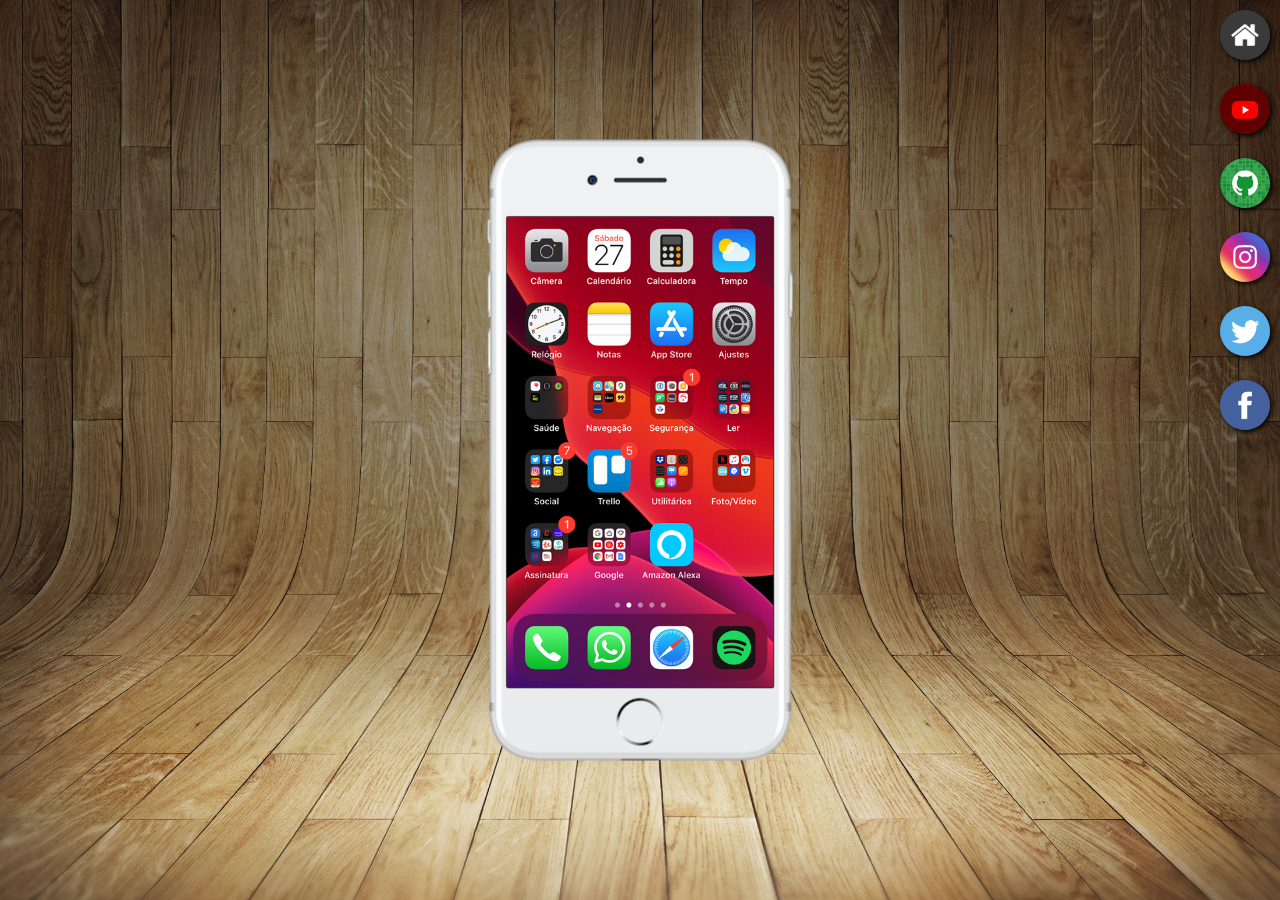
<file: index.html>
<!DOCTYPE html>
<html lang="pt-br">
<head>
    <meta charset="UTF-8">
    <meta http-equiv="X-UA-Compatible" content="IE=edge">
    <meta name="viewport" content="width=device-width, initial-scale=1.0">
    <link rel="shortcut icon" href="favicon.ico" type="image/x-icon">
    <link rel="stylesheet" href="style.css">
    <title>Projetos Redes Sociais</title>
</head>
<body>
    <main>
        <section id="telefone">
            <iframe src="home.html" frameborder="0" name="tela" id="tela">
                O Seu navegador não é compatível.
            </iframe>
        </section>
        <section id="redes-sociais">
            <a href="home.html" target="tela"><img src="imagens/logo-home.jpg" alt=""></a><br>
            <a href="youtube.html" target="tela"><img src="imagens/logo-youtube.jpg" alt=""></a><br>
            <a href="github.html" target="tela"><img src="imagens/logo-github.jpg" alt=""></a><br>
            <a href="instagram.html" target="tela"><img src="imagens/logo-instagram.jpg" alt=""></a><br>
            <a href="twitter.html" target="tela"><img src="imagens/logo-twitter.jpg" alt=""></a><br>
            <a href="facebook.html" target="tela"><img src="imagens/logo-facebook.jpg" alt=""></a><br>
        </section>
    </main>
</body>
</html>
</file>
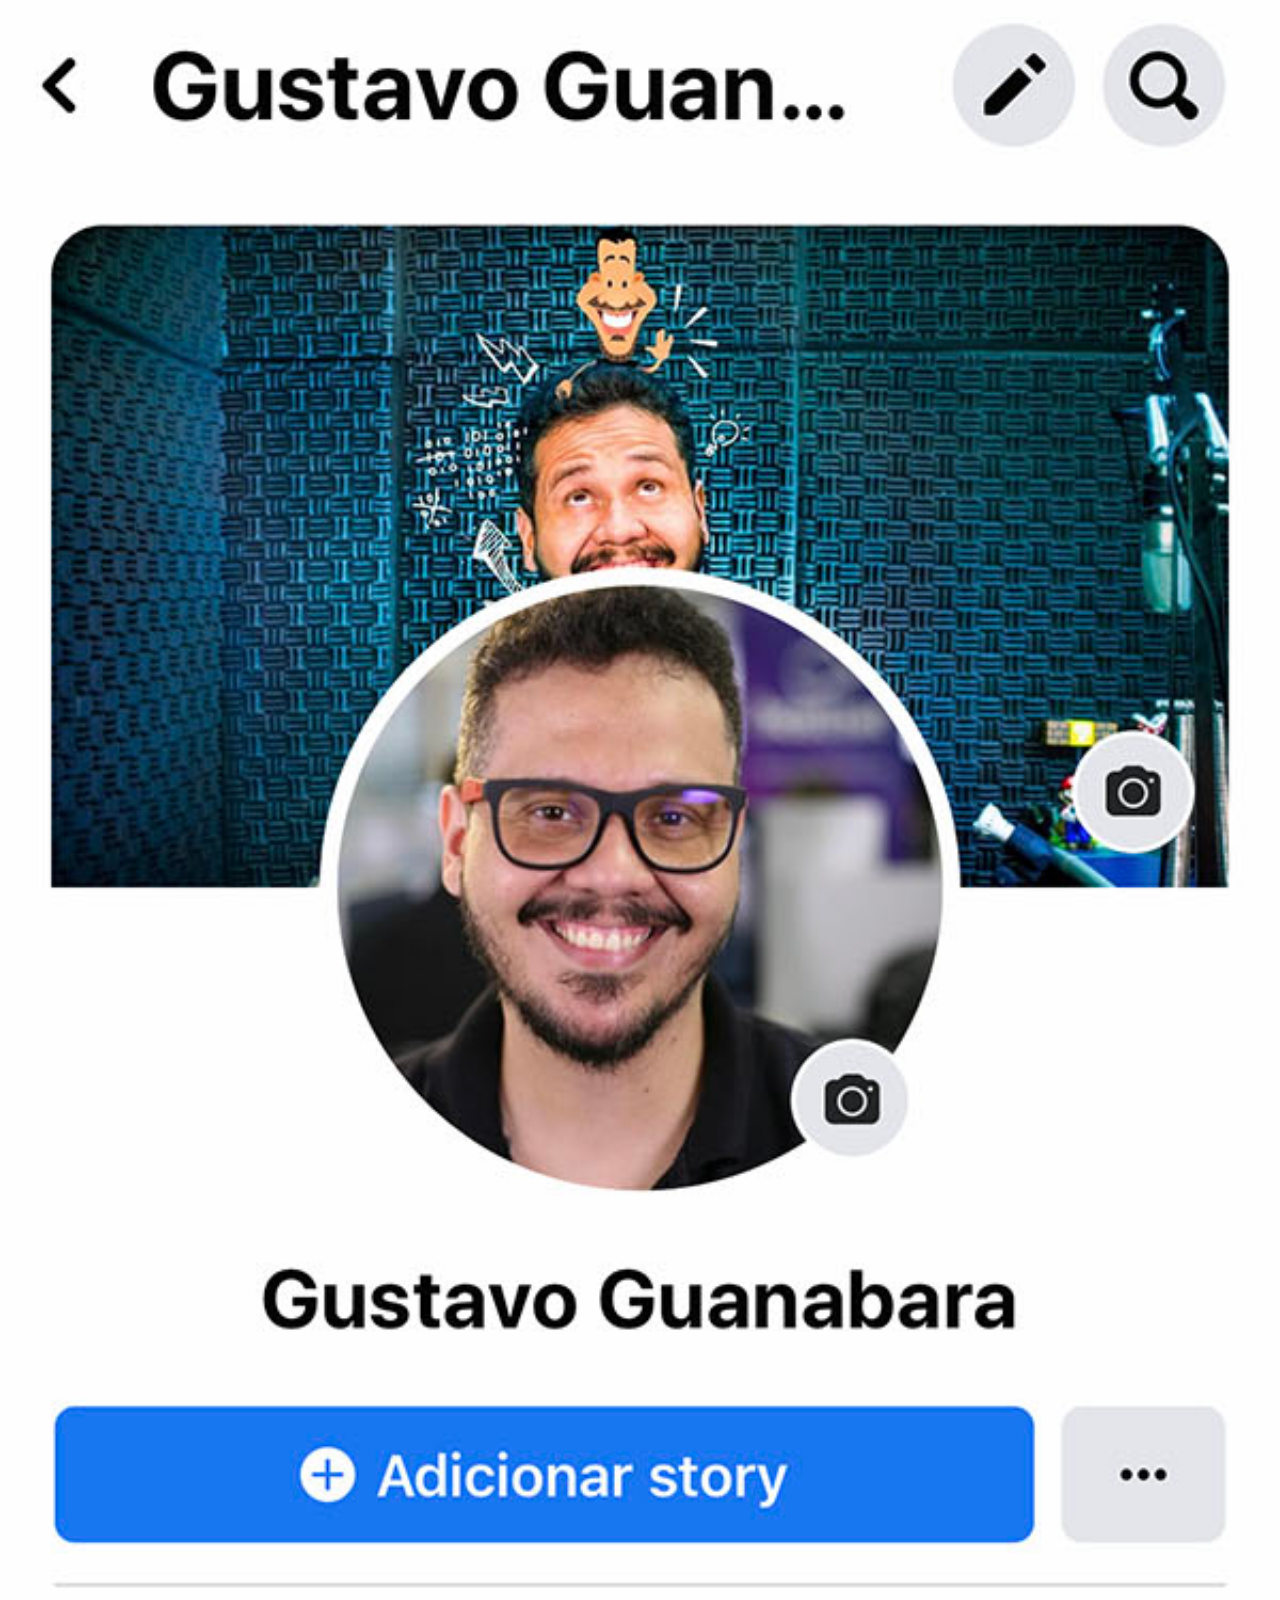
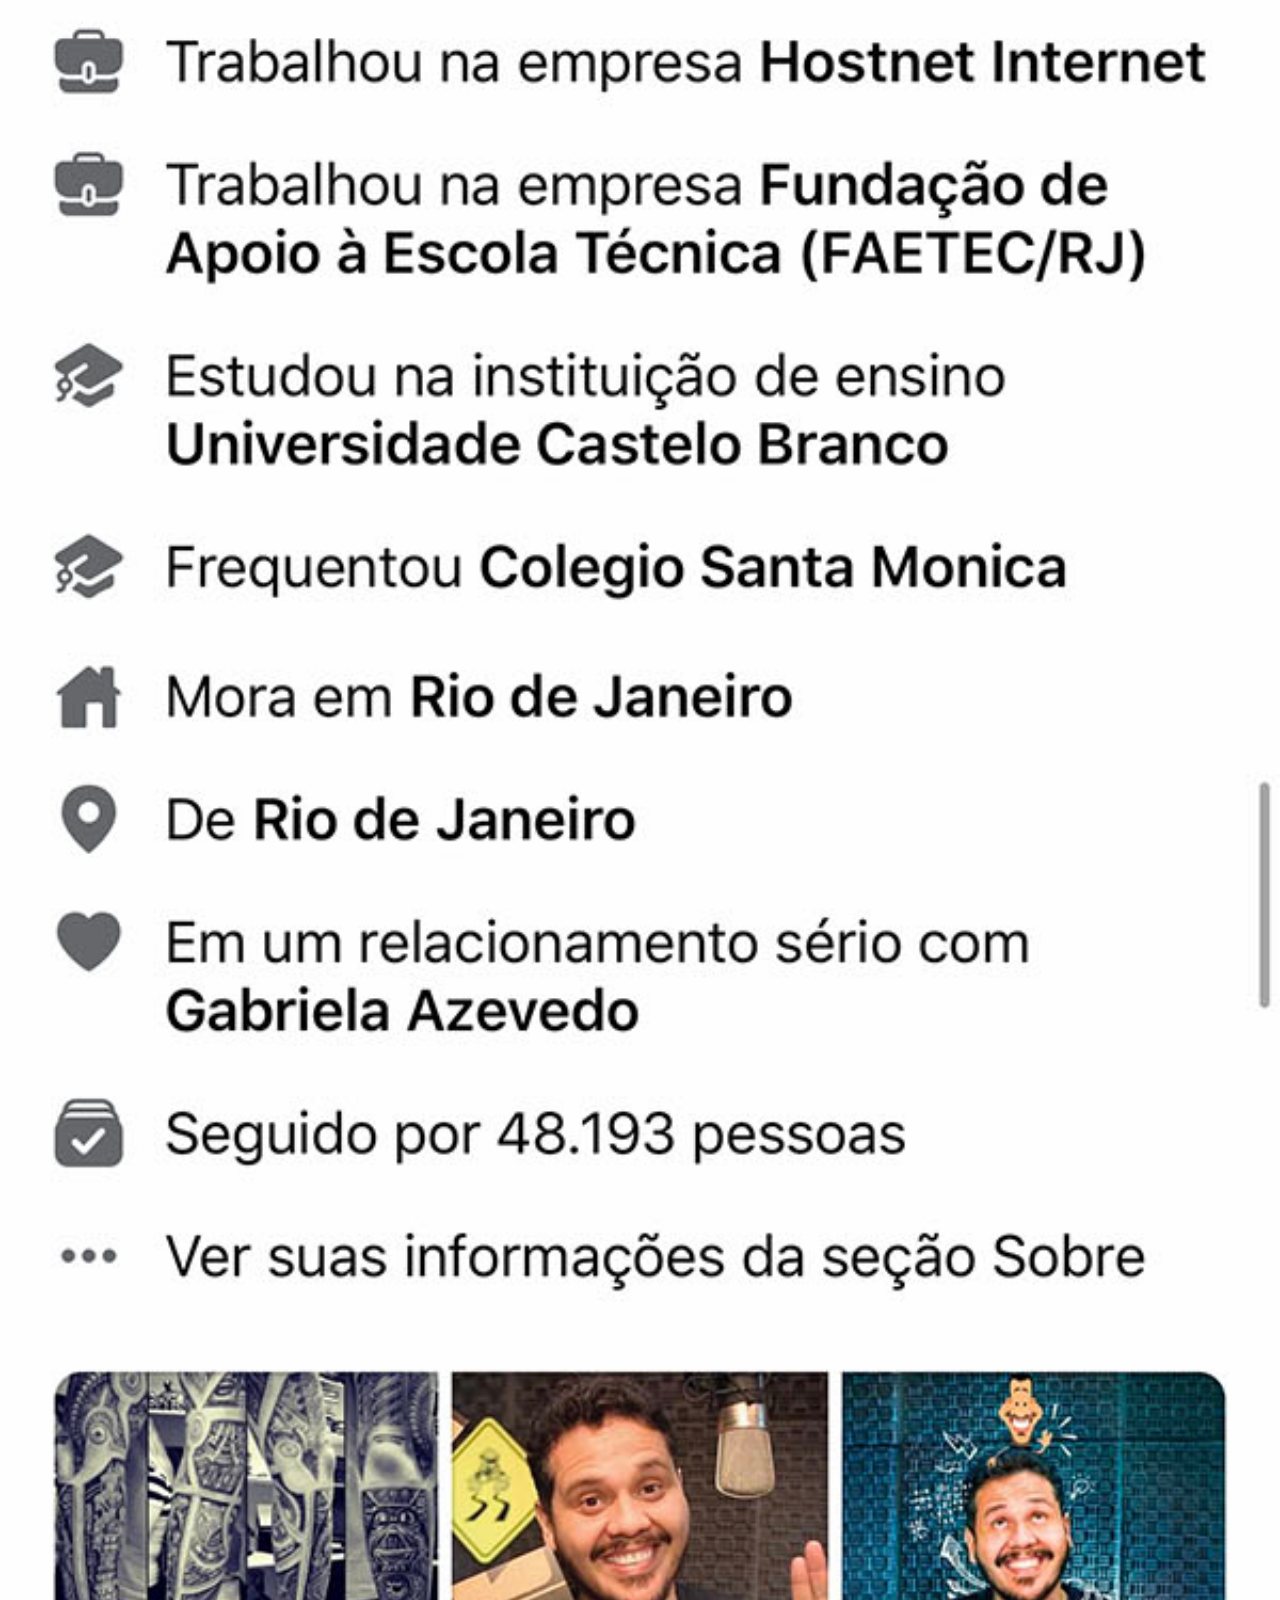
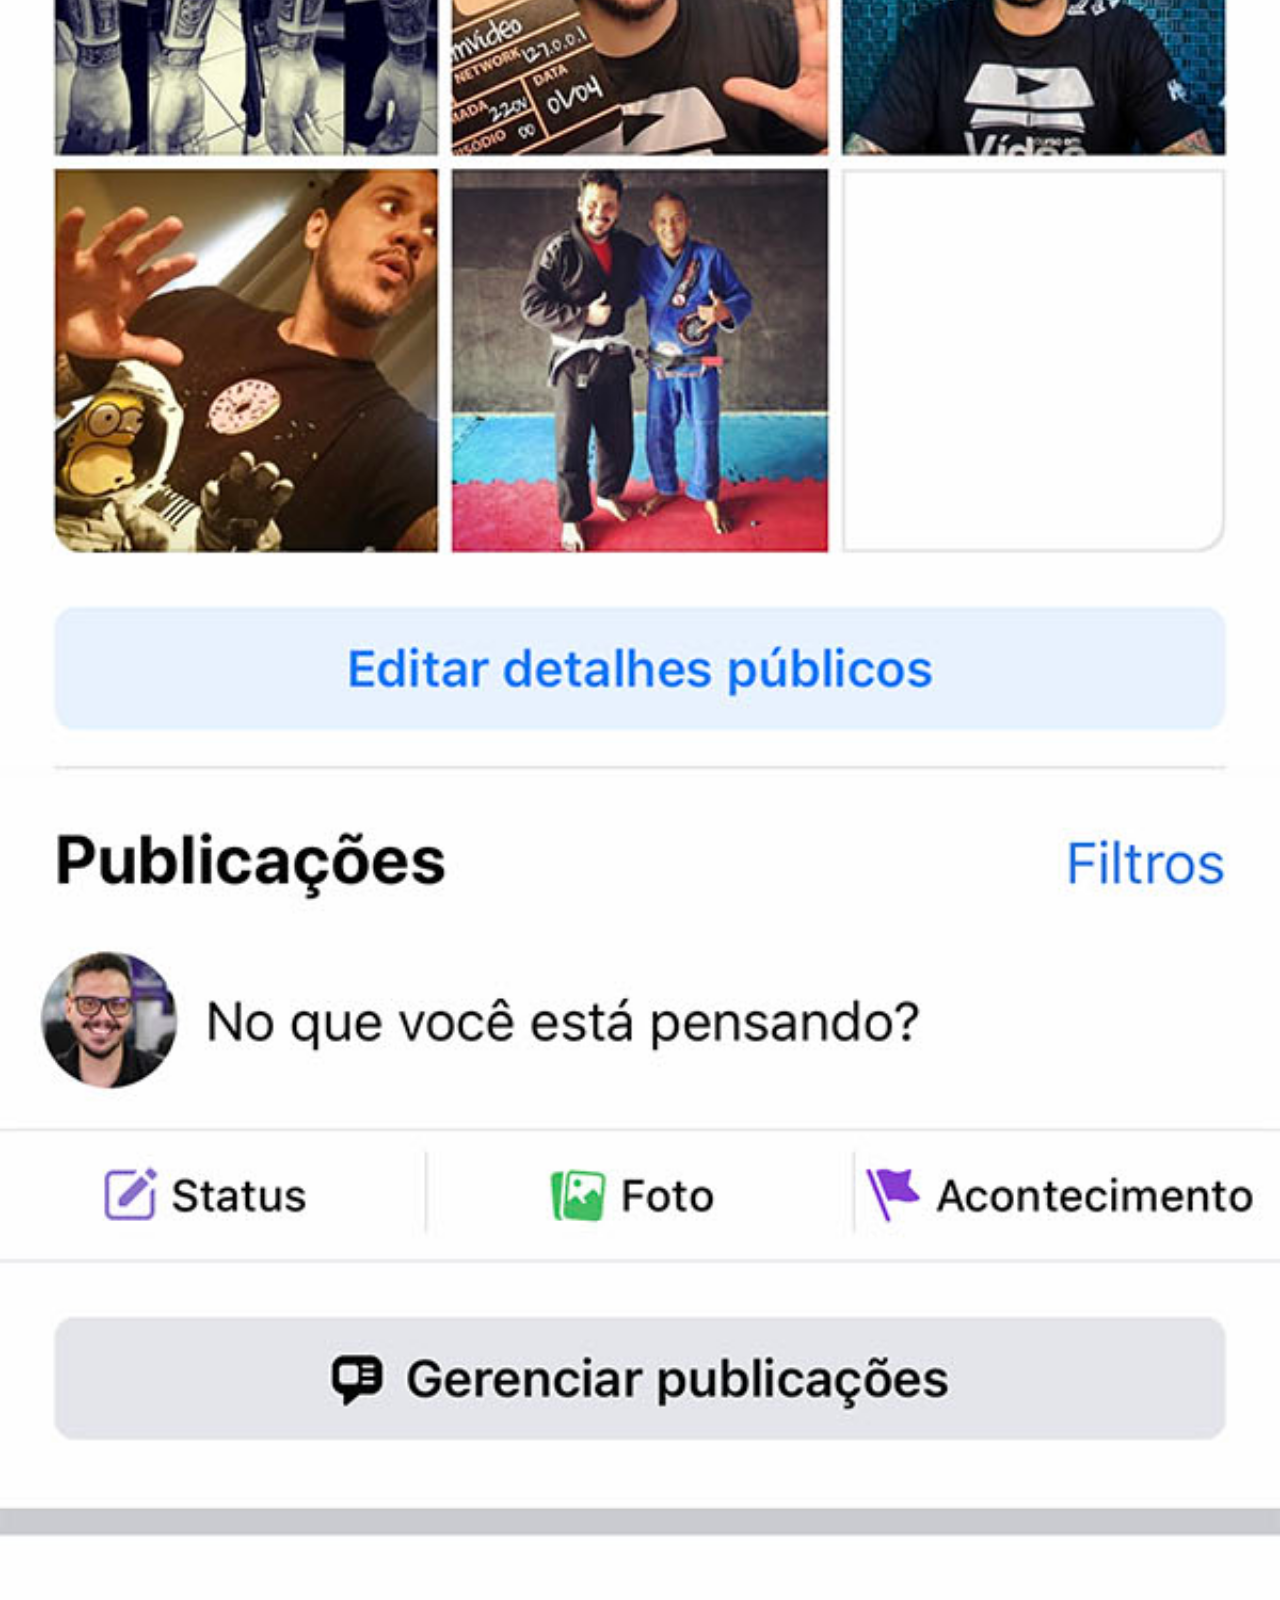
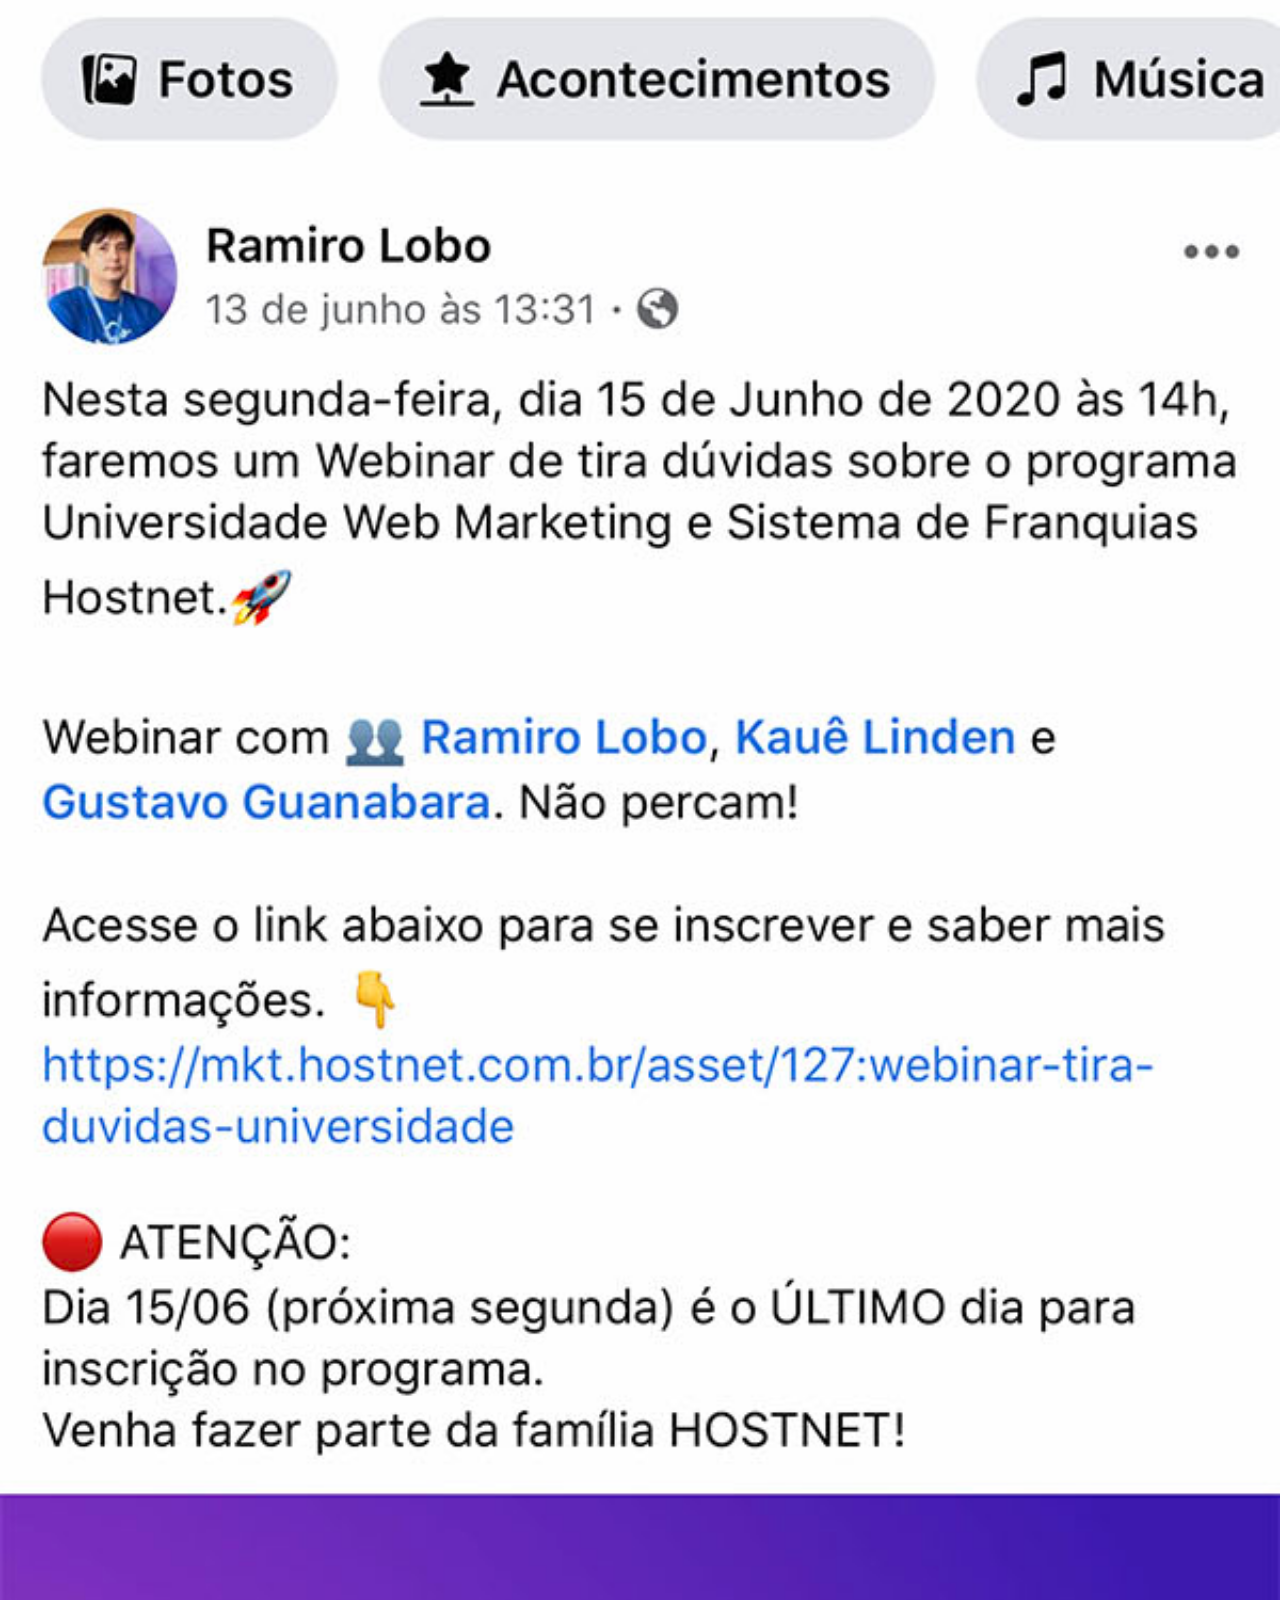
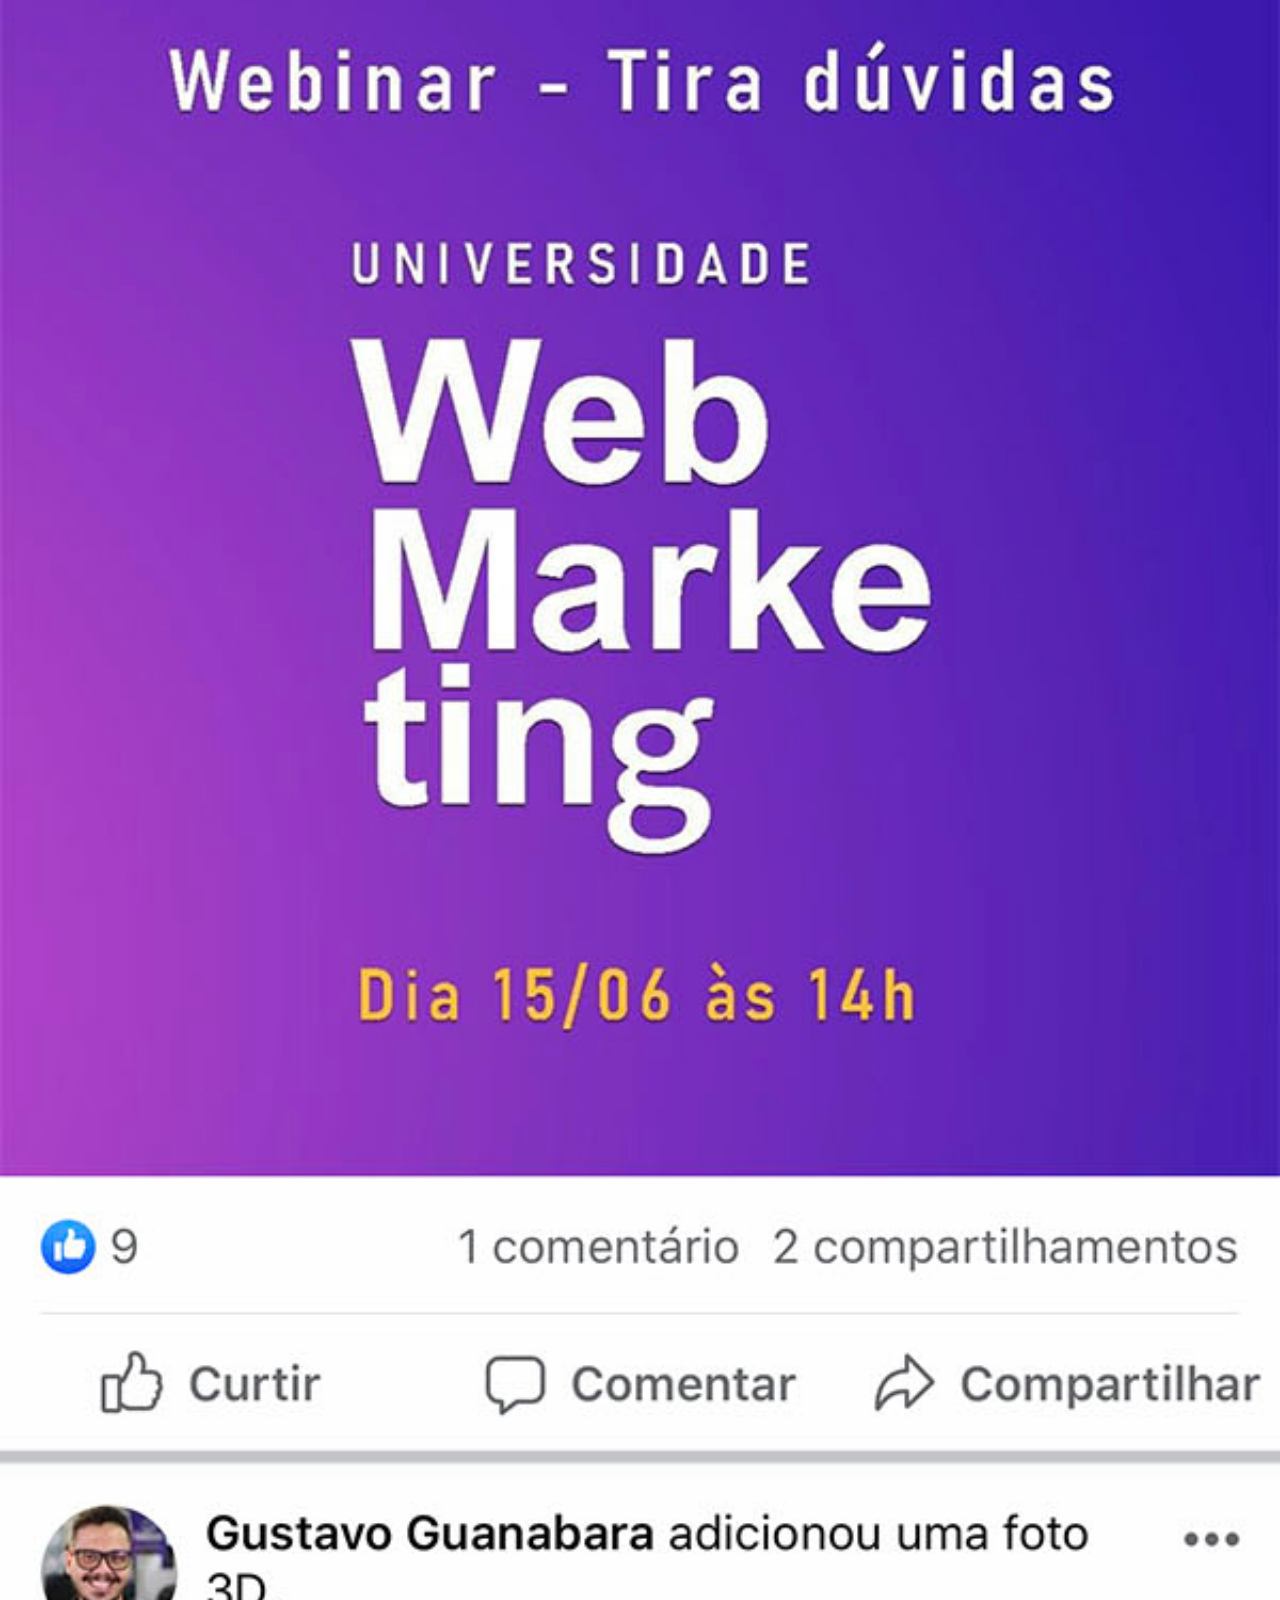
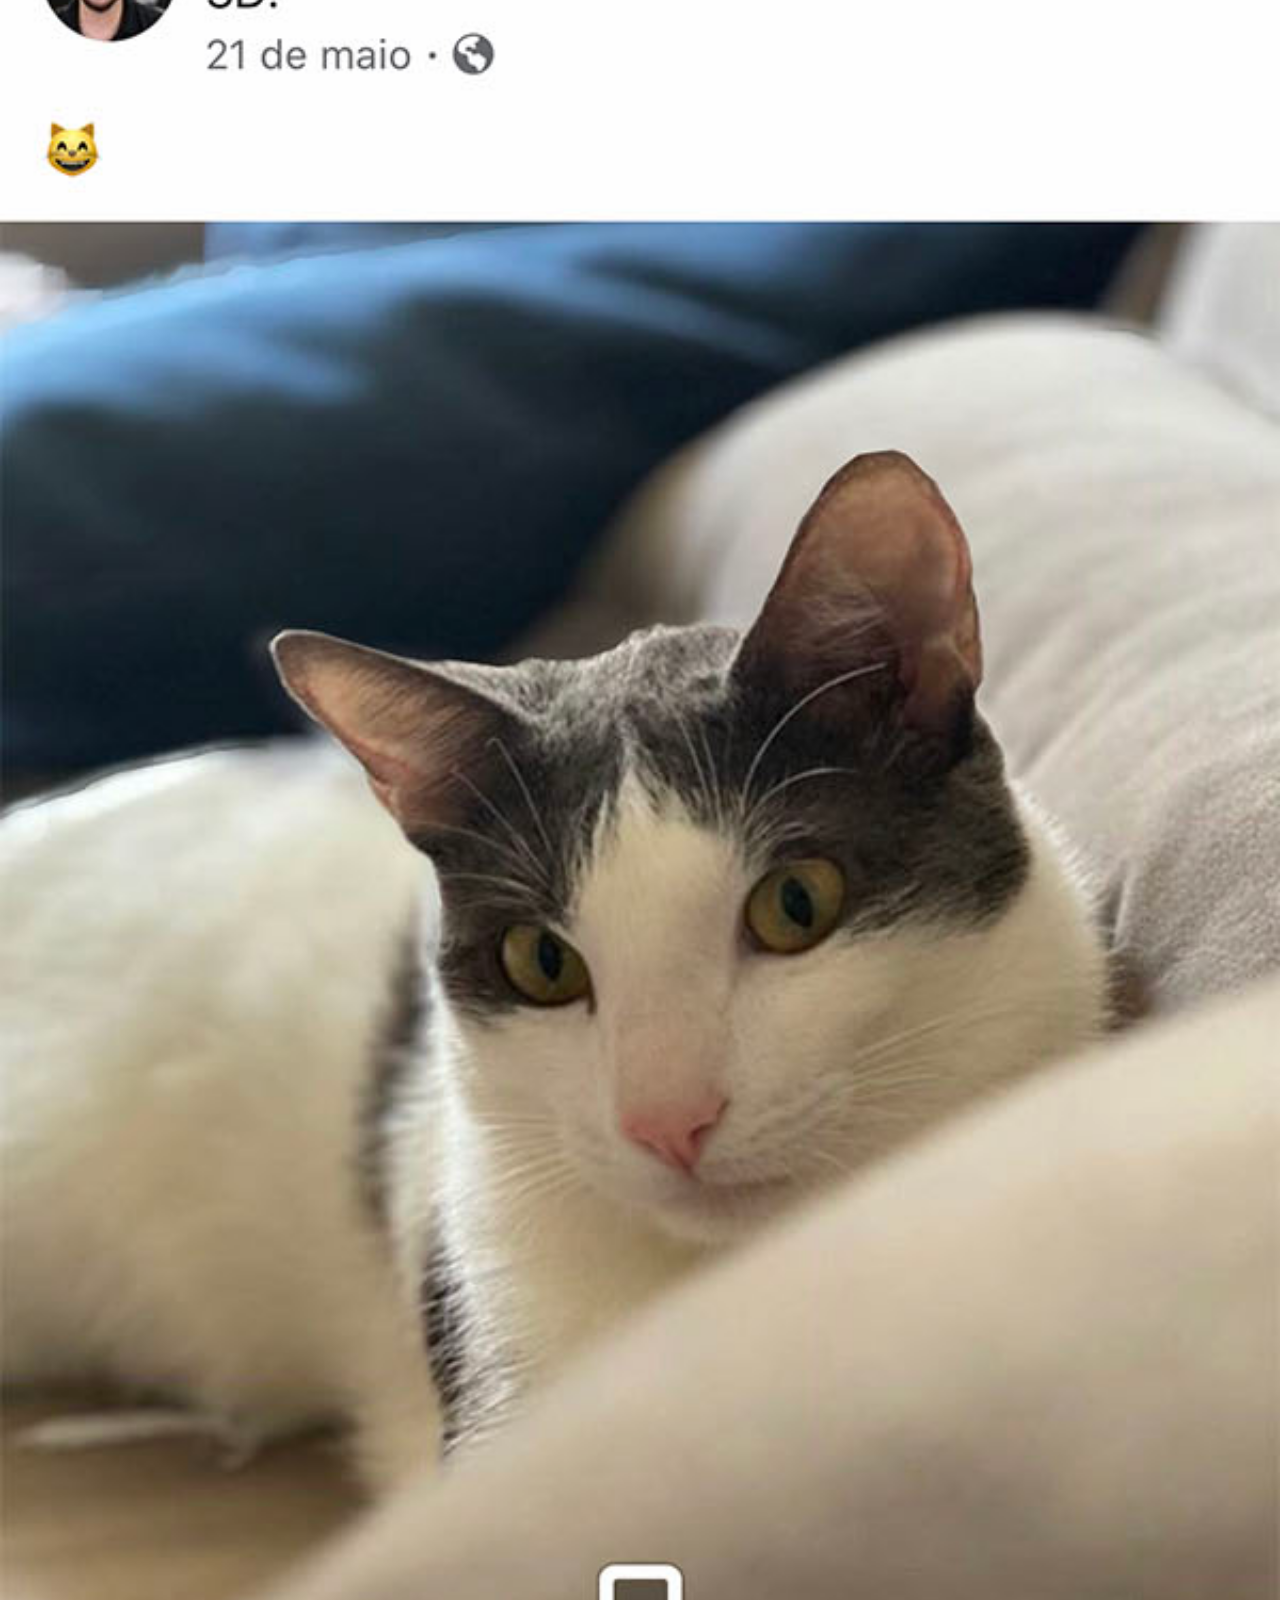
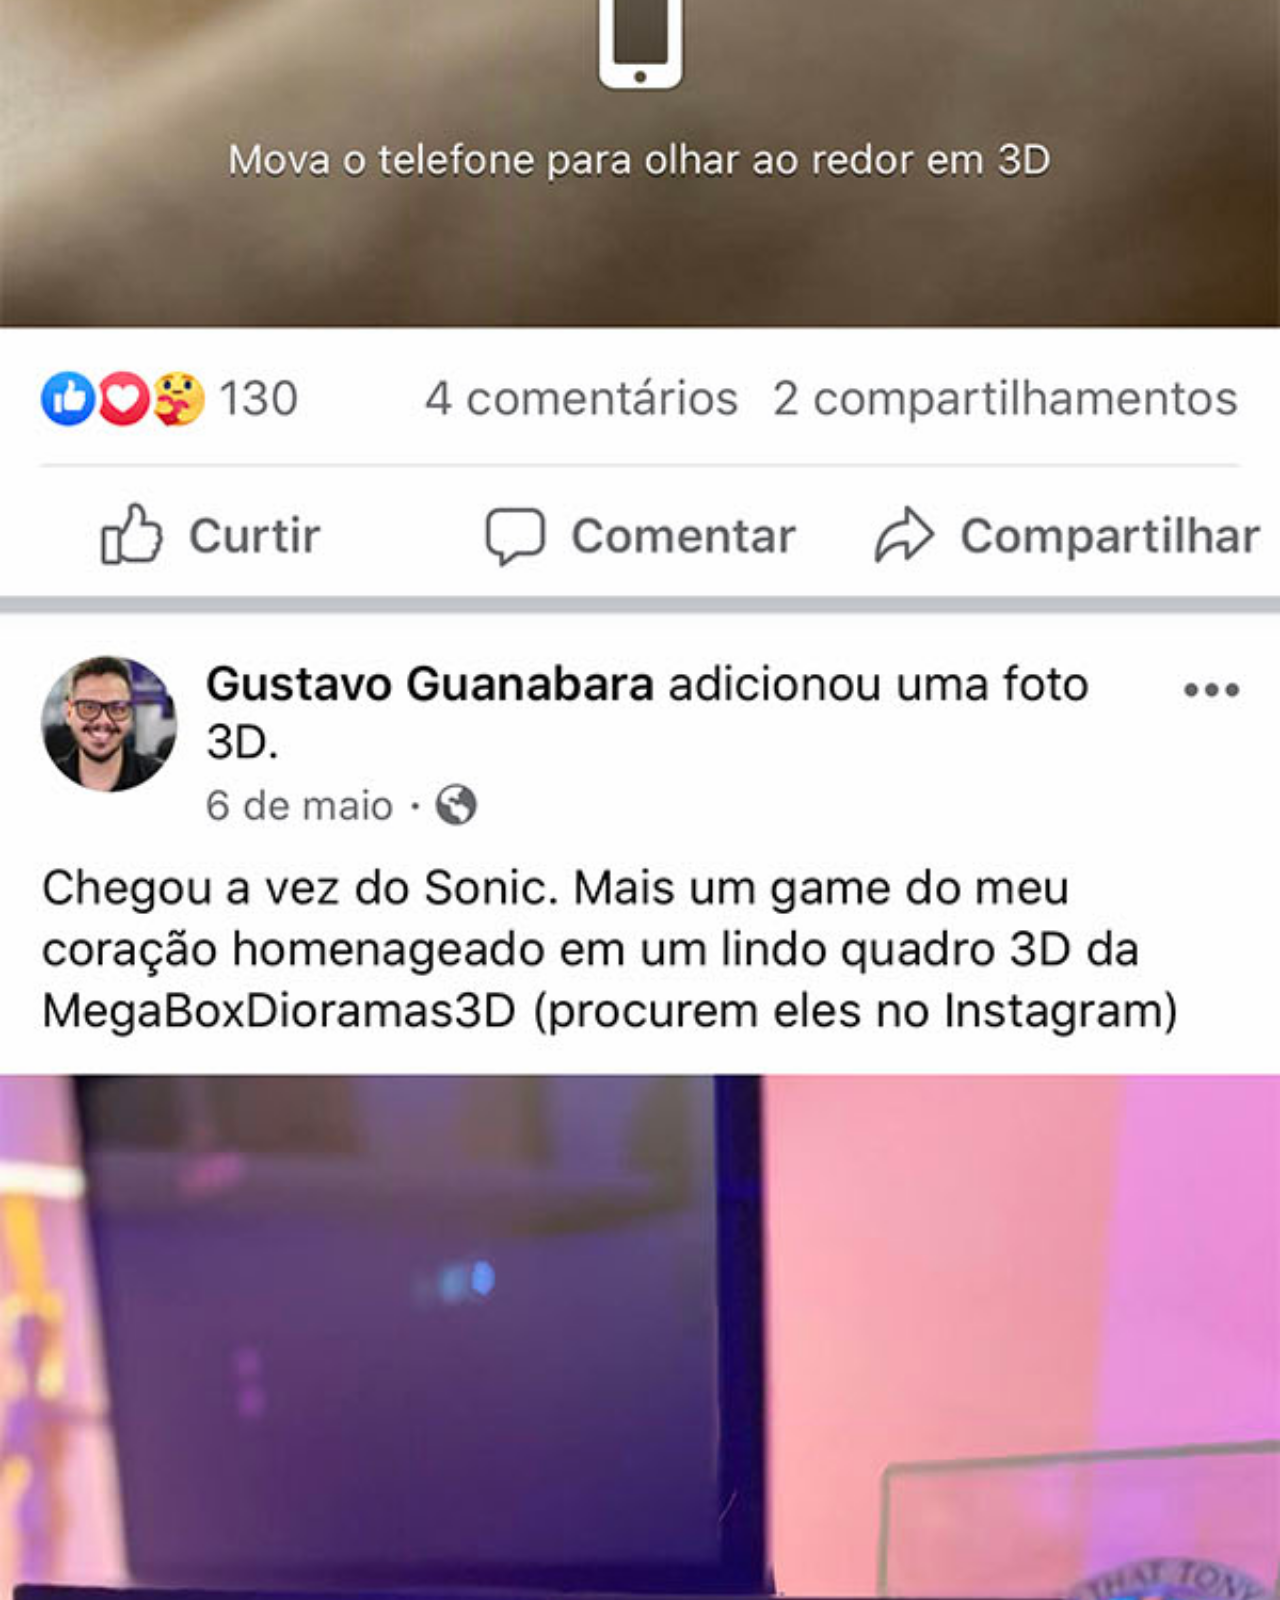
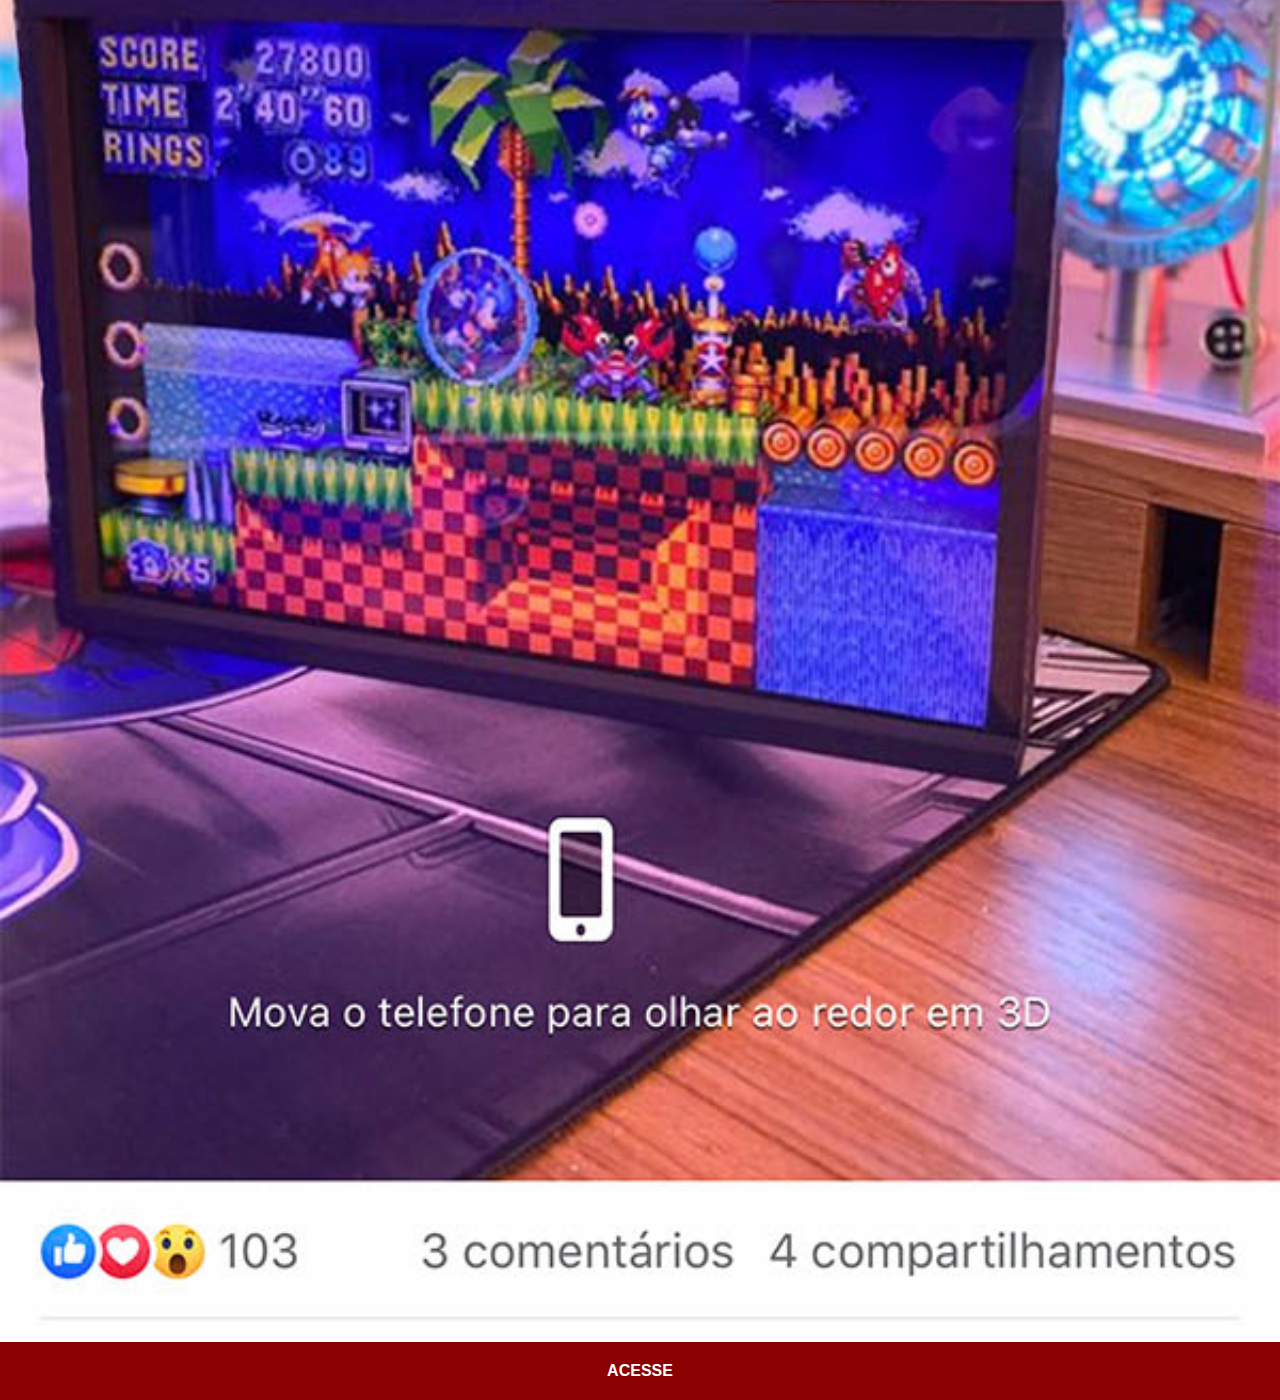
<file: facebook.html>
<!DOCTYPE html>
<html lang="pt-br">
<head>
    <meta charset="UTF-8">
    <meta http-equiv="X-UA-Compatible" content="IE=edge">
    <meta name="viewport" content="width=device-width, initial-scale=1.0">
    <title>youtube</title>
    <style>
        *{
            margin: 0px;
            padding: 0px;
            font-family: Arial, Helvetica, sans-serif;
        }

        ::-webkit-scrollbar{
            width: 0px;
            height: 0px;
        }

        img{
            width: 100vw;
        }

        a{
            display: block;
            color: white;
            text-decoration: none;
            text-align: center;
            font-weight: bolder;
            background-color: darkred;
            padding: 20px;
        }

        a:hover{
            background-color: red;
        }
    </style>
</head>
<body>
    <img src="imagens/tela-facebook.jpg" alt="">
    <a href="https://www.facebook.com/gustavoguanabara/">ACESSE</a>
</body>
</file>
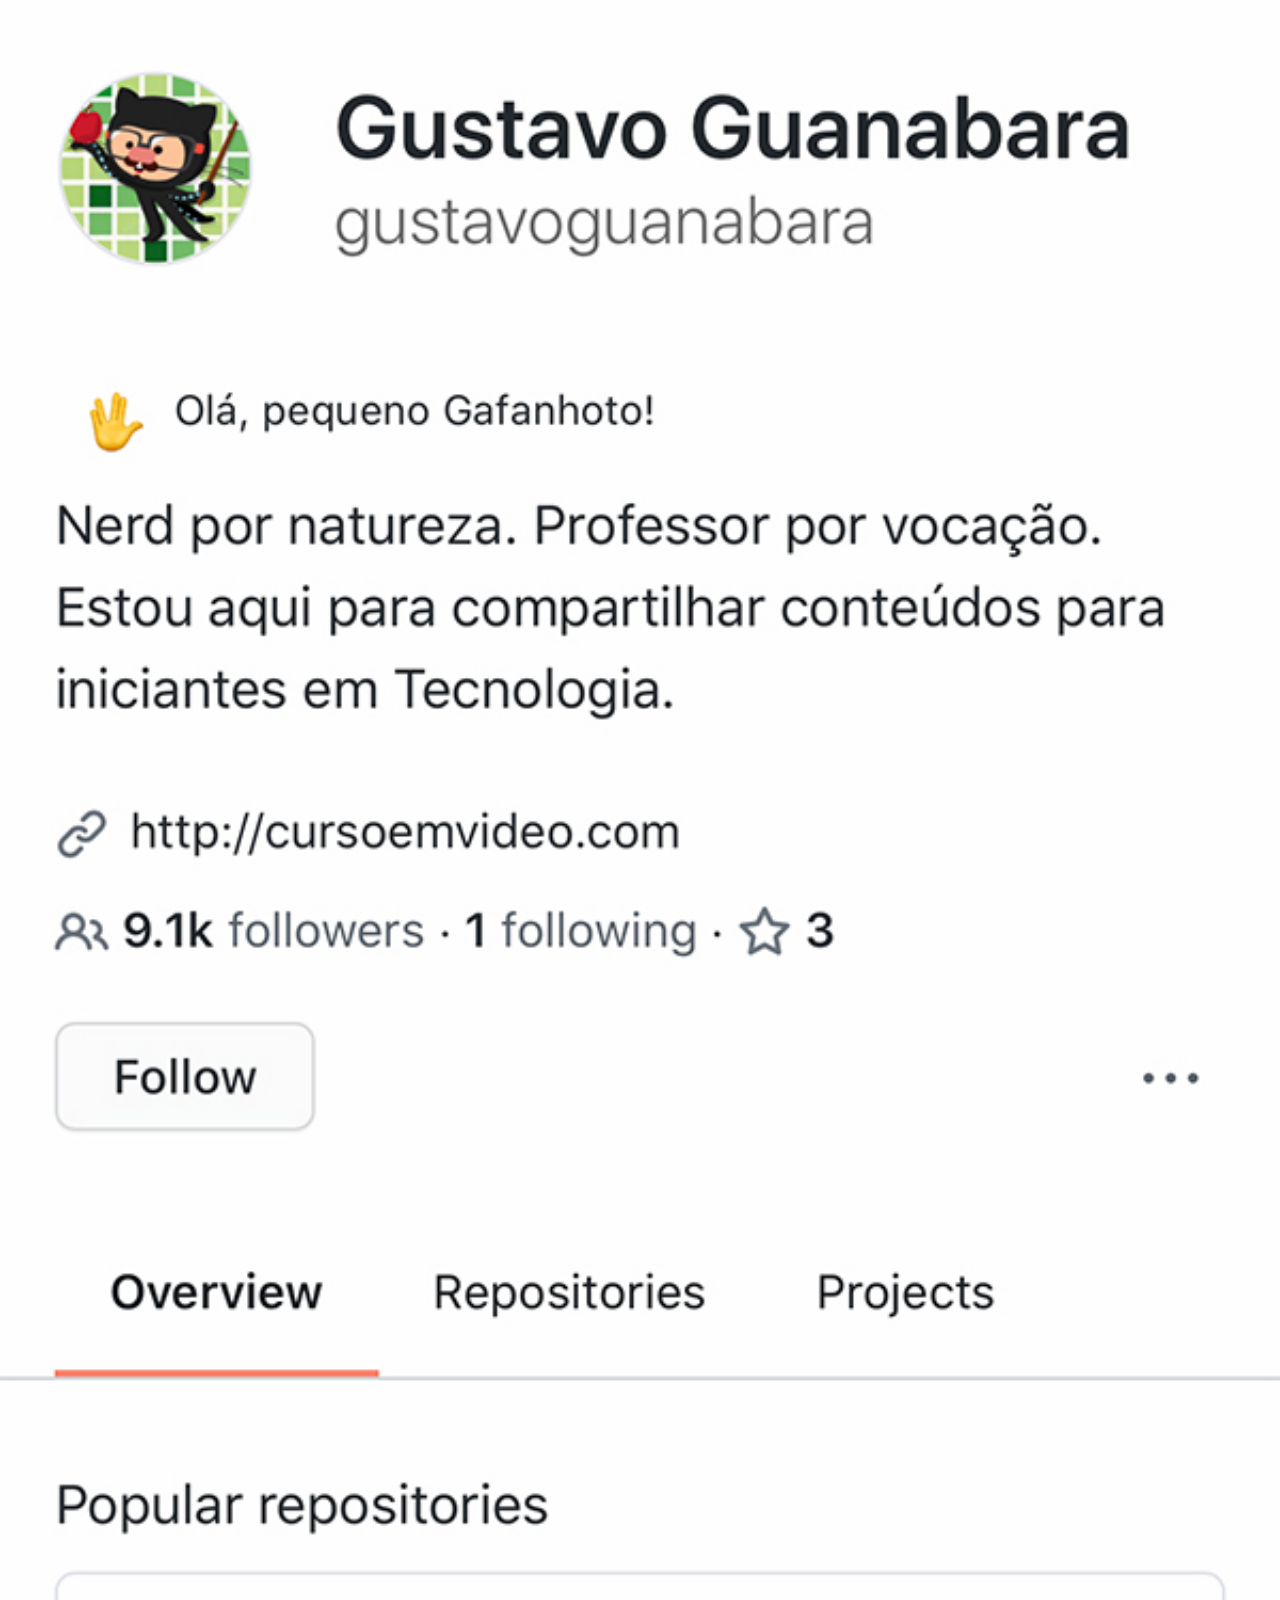
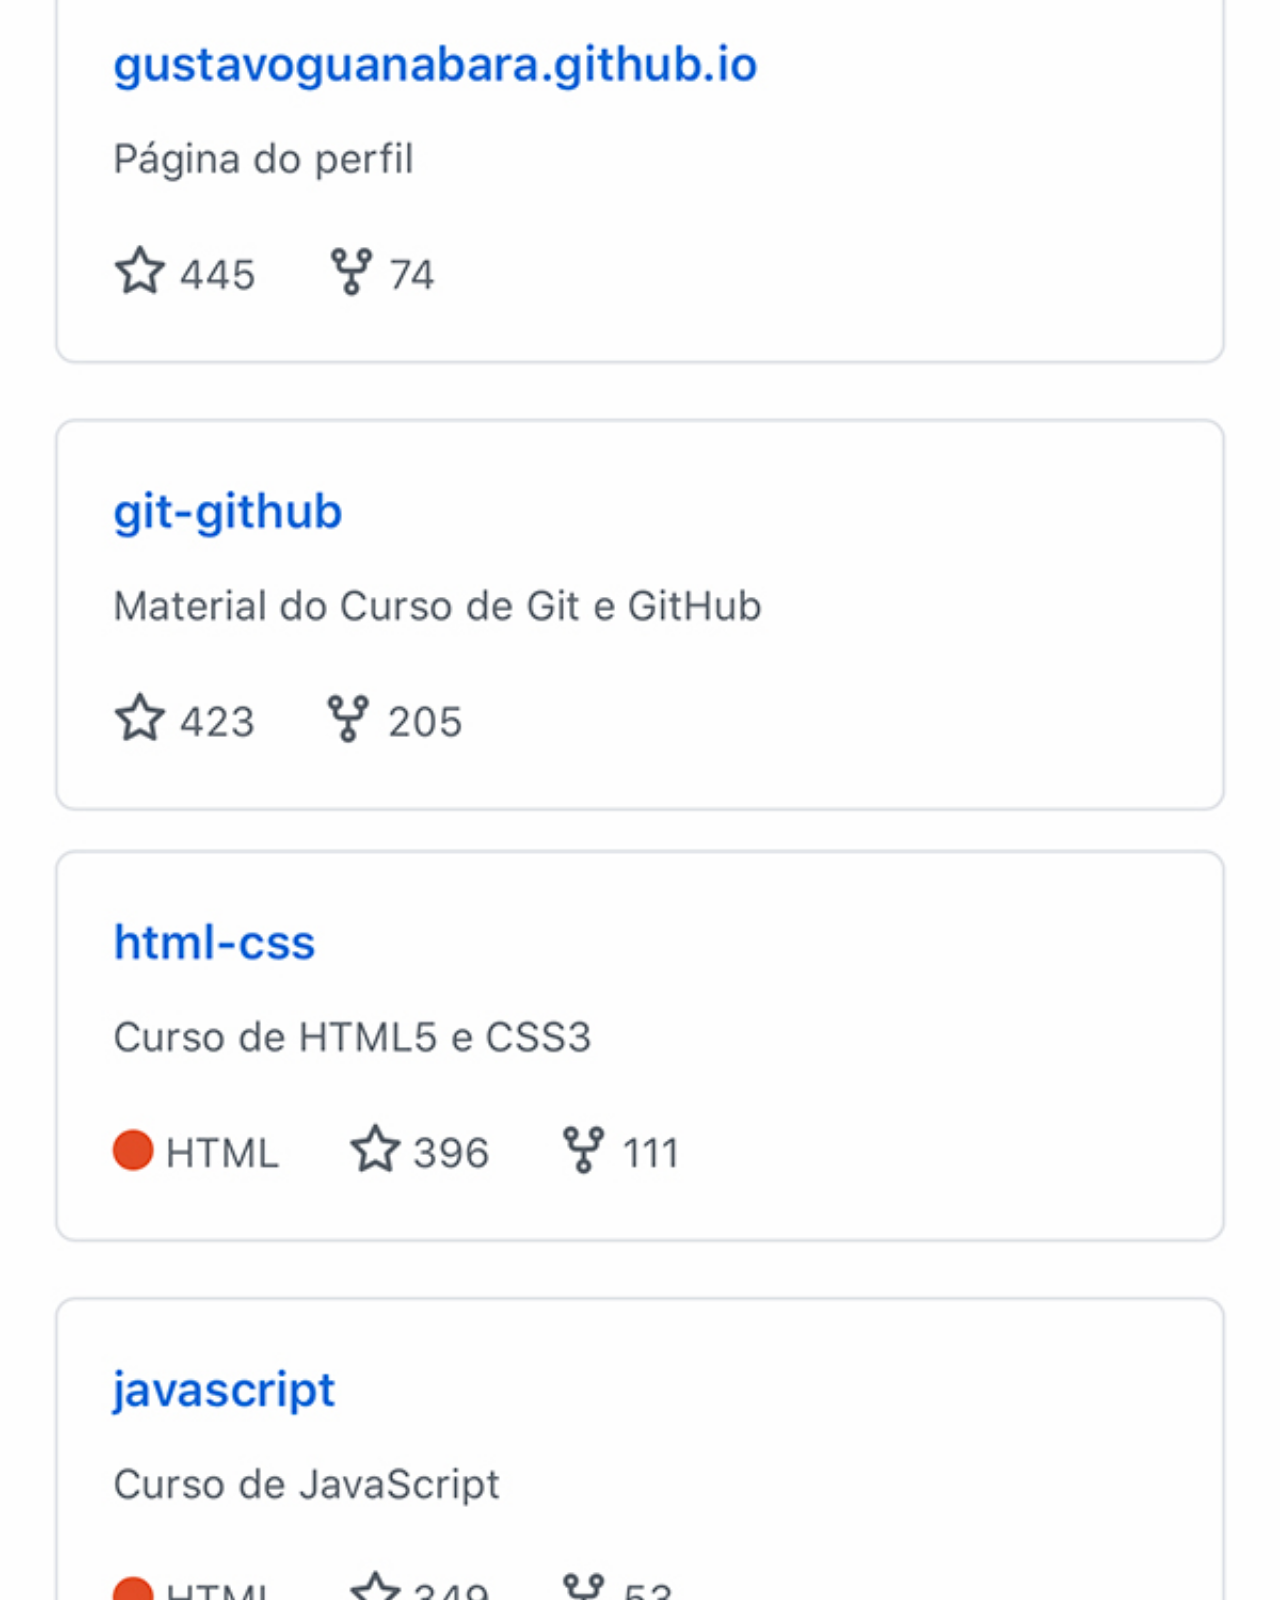
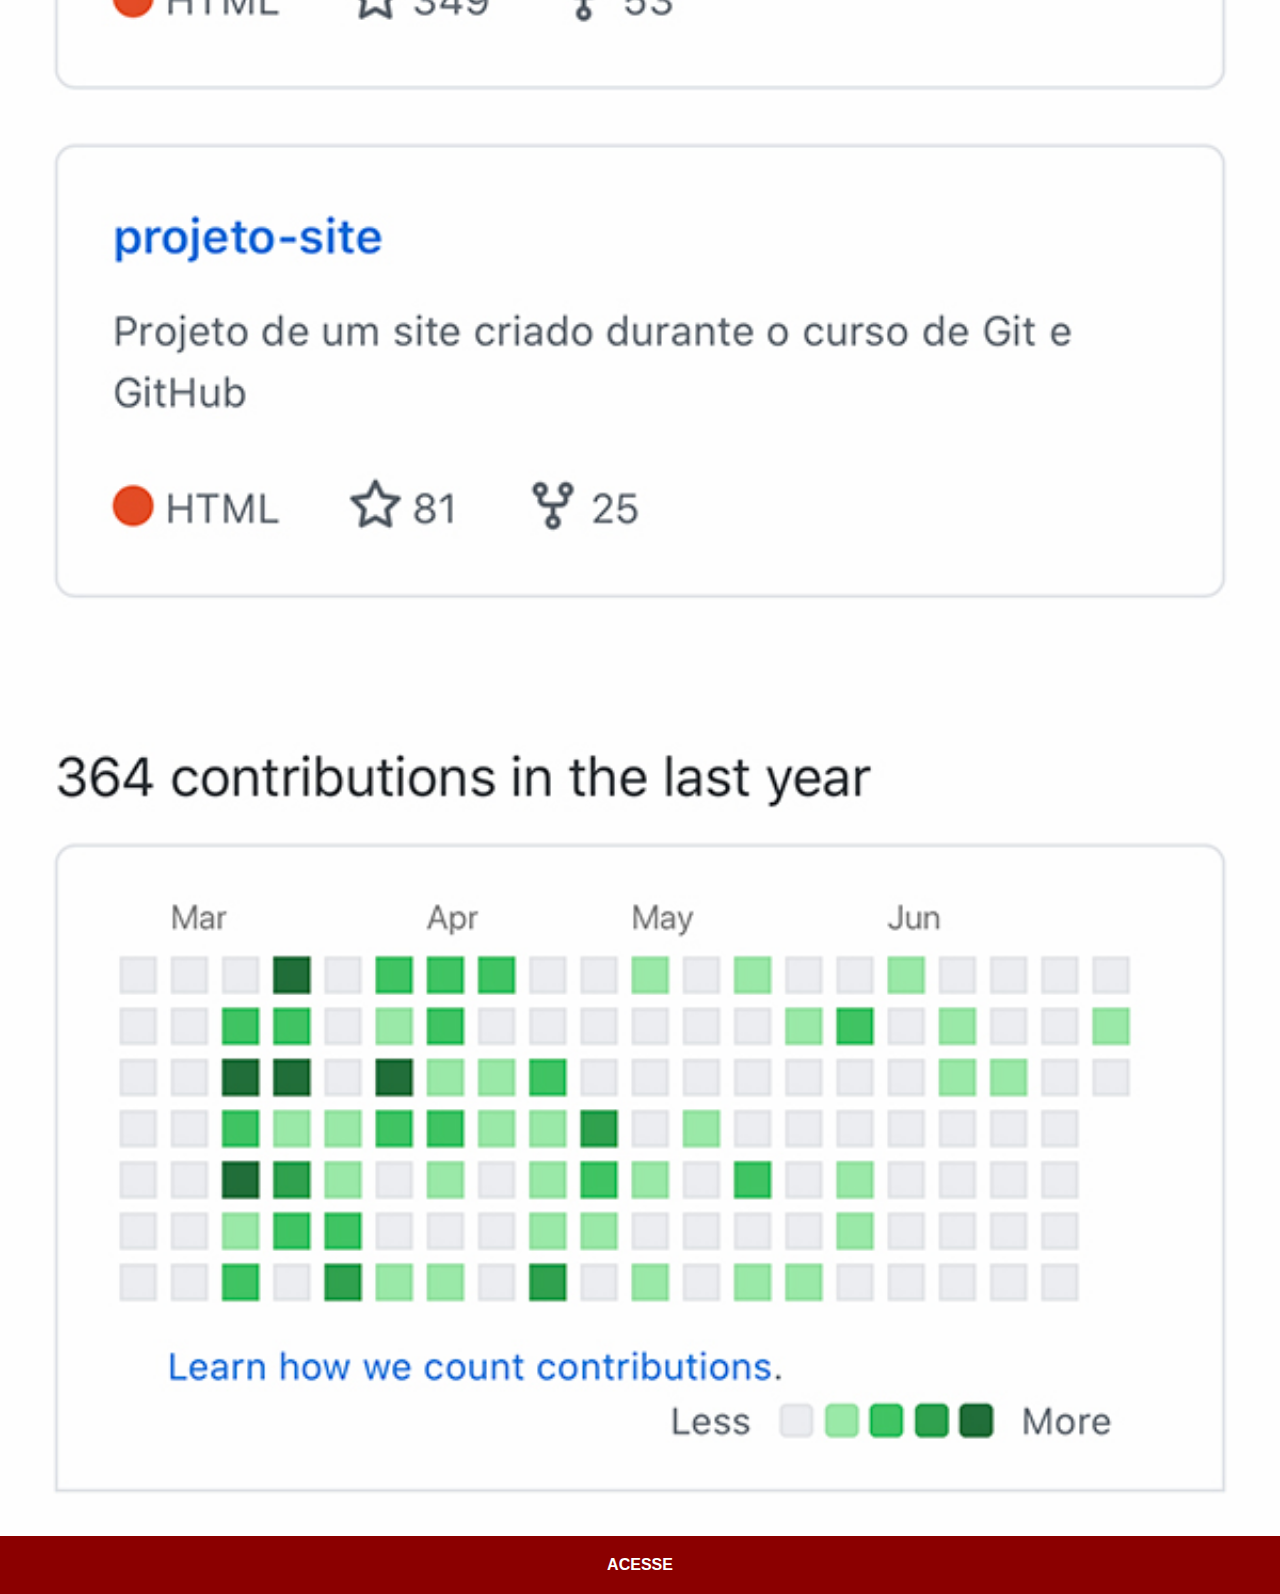
<file: github.html>
<!DOCTYPE html>
<html lang="pt-br">
<head>
    <meta charset="UTF-8">
    <meta http-equiv="X-UA-Compatible" content="IE=edge">
    <meta name="viewport" content="width=device-width, initial-scale=1.0">
    <title>youtube</title>
    <style>
        *{
            margin: 0px;
            padding: 0px;
            font-family: Arial, Helvetica, sans-serif;
        }

        ::-webkit-scrollbar{
            width: 0px;
            height: 0px;
        }

        img{
            width: 100vw;
        }

        a{
            display: block;
            color: white;
            text-decoration: none;
            text-align: center;
            font-weight: bolder;
            background-color: darkred;
            padding: 20px;
        }

        a:hover{
            background-color: red;
        }
    </style>
</head>
<body>
    <img src="imagens/tela-github.jpg" alt="">
    <a href="https://github.com/gustavoguanabara" target="_blank">ACESSE</a>
</body>
</html>
</file>
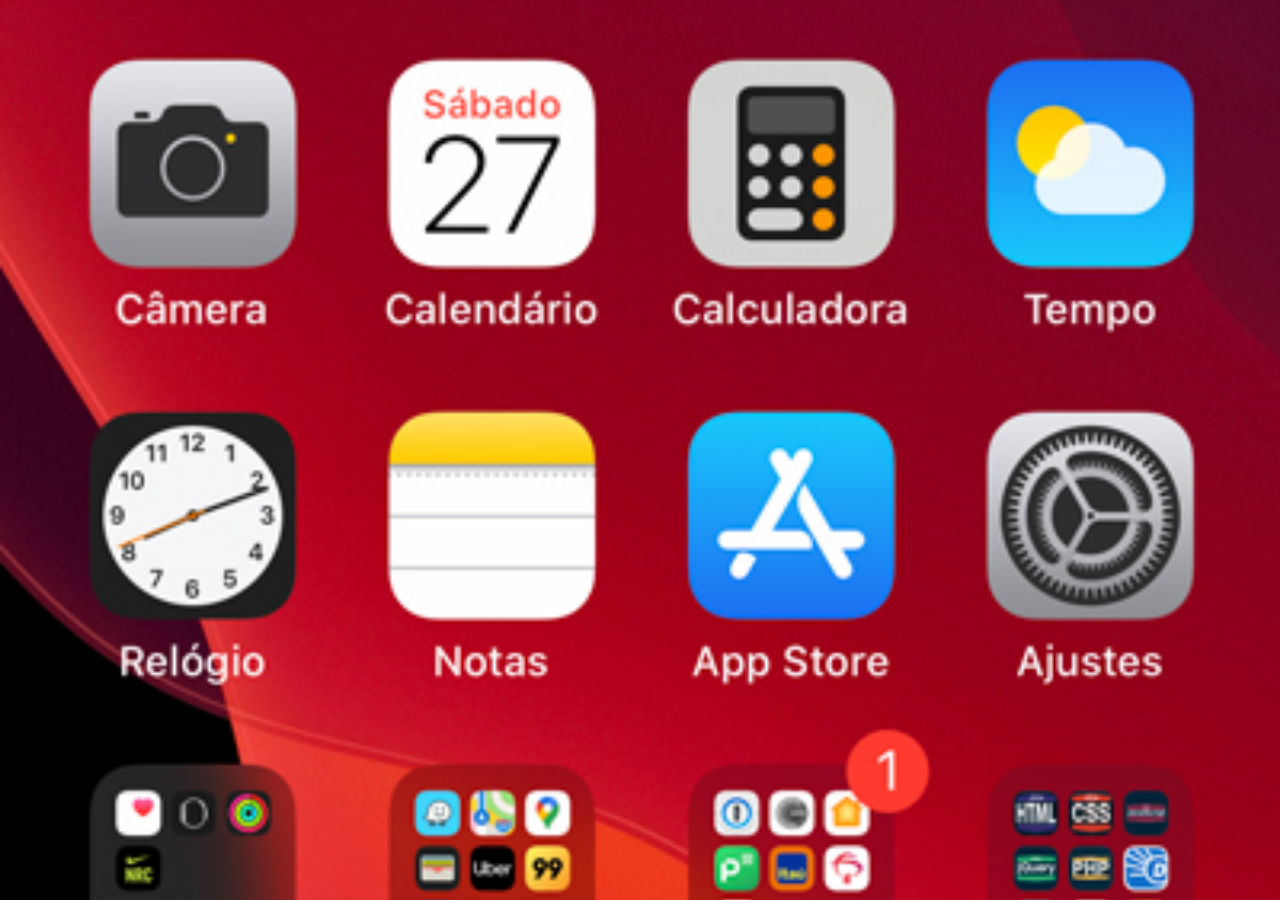
<file: home.html>
<!DOCTYPE html>
<html lang="pt-br">
<head>
    <meta charset="UTF-8">
    <meta http-equiv="X-UA-Compatible" content="IE=edge">
    <meta name="viewport" content="width=device-width, initial-scale=1.0">
    <title>Document</title>
</head>
<style>
    *{
        margin: 0px;
        padding: 0px;
    }

    body{
        width: 100vw;
        height: 100vh;
        background-color: black;
        background-image: url(imagens/tela-home.jpg);
        background-repeat: no-repeat;
        background-position: top center;
        background-size: cover;
    }
</style>
<body>
    
</body>
</html>
</file>
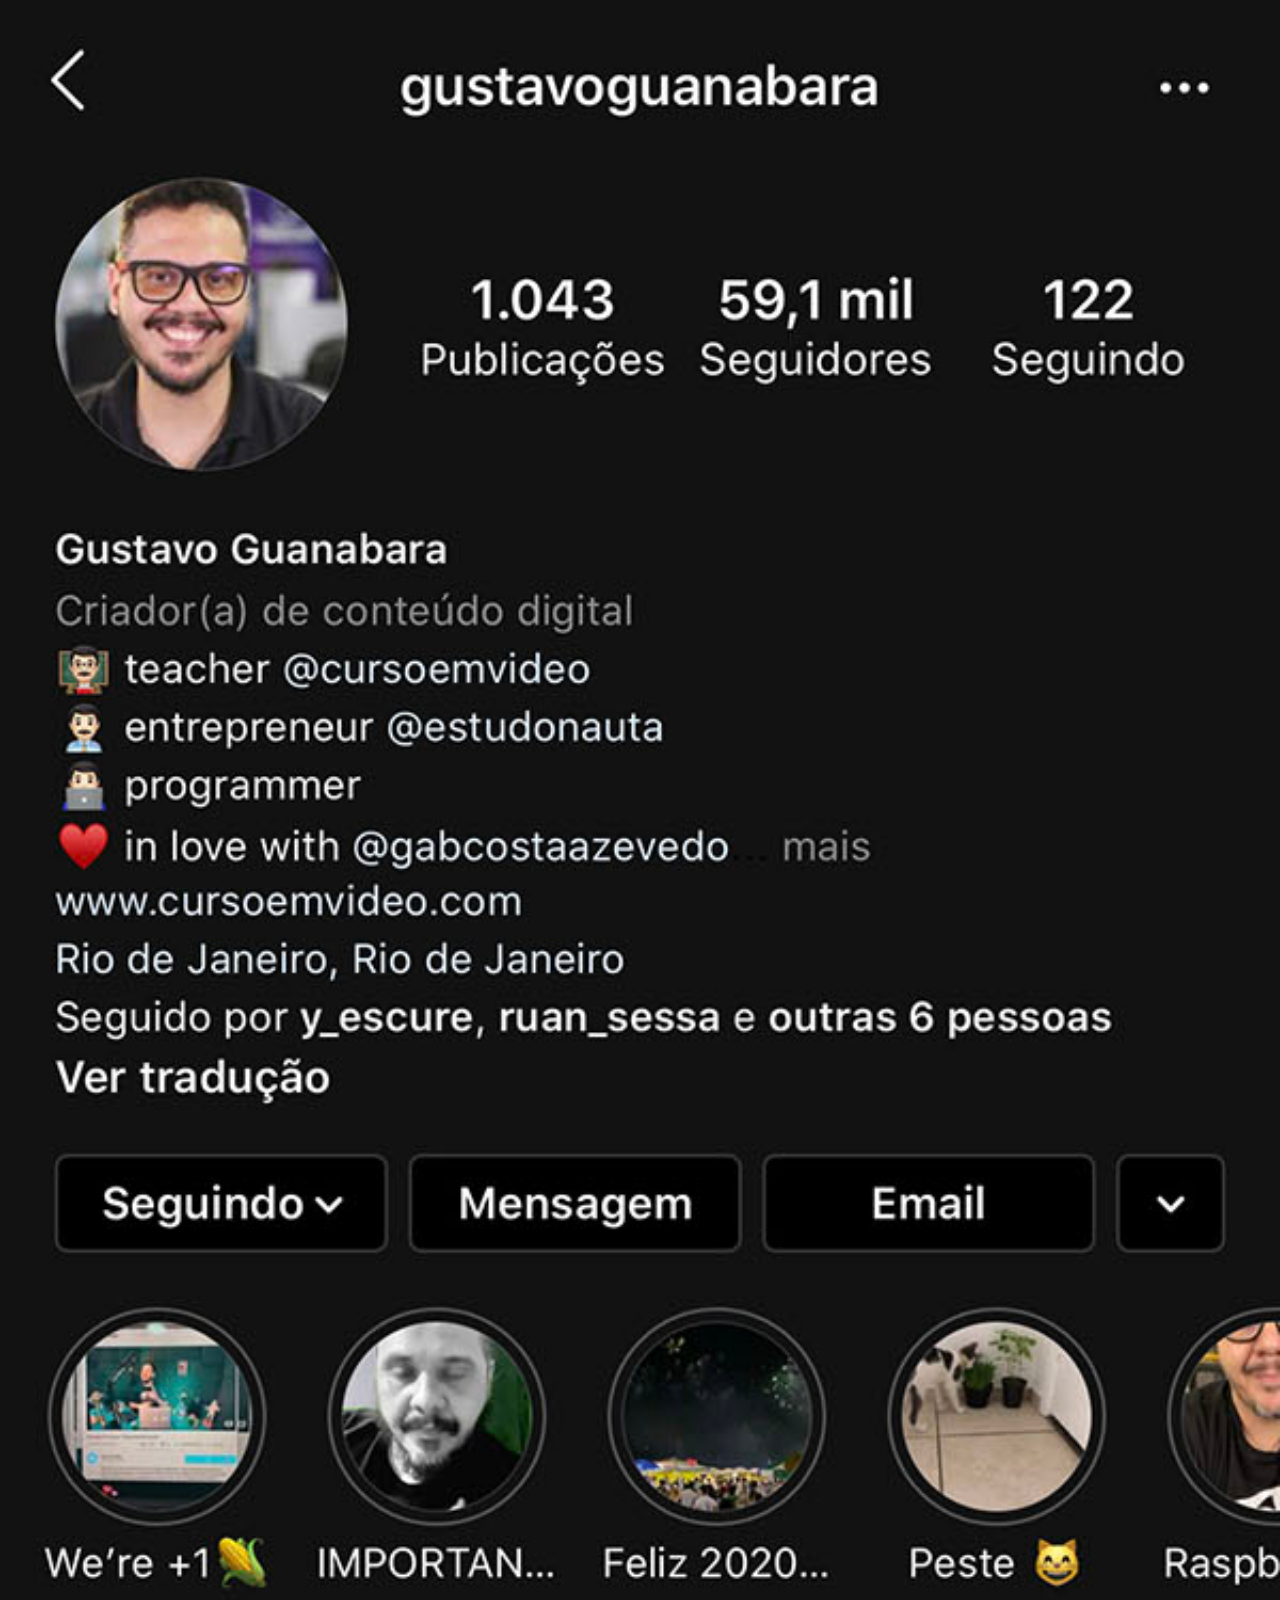
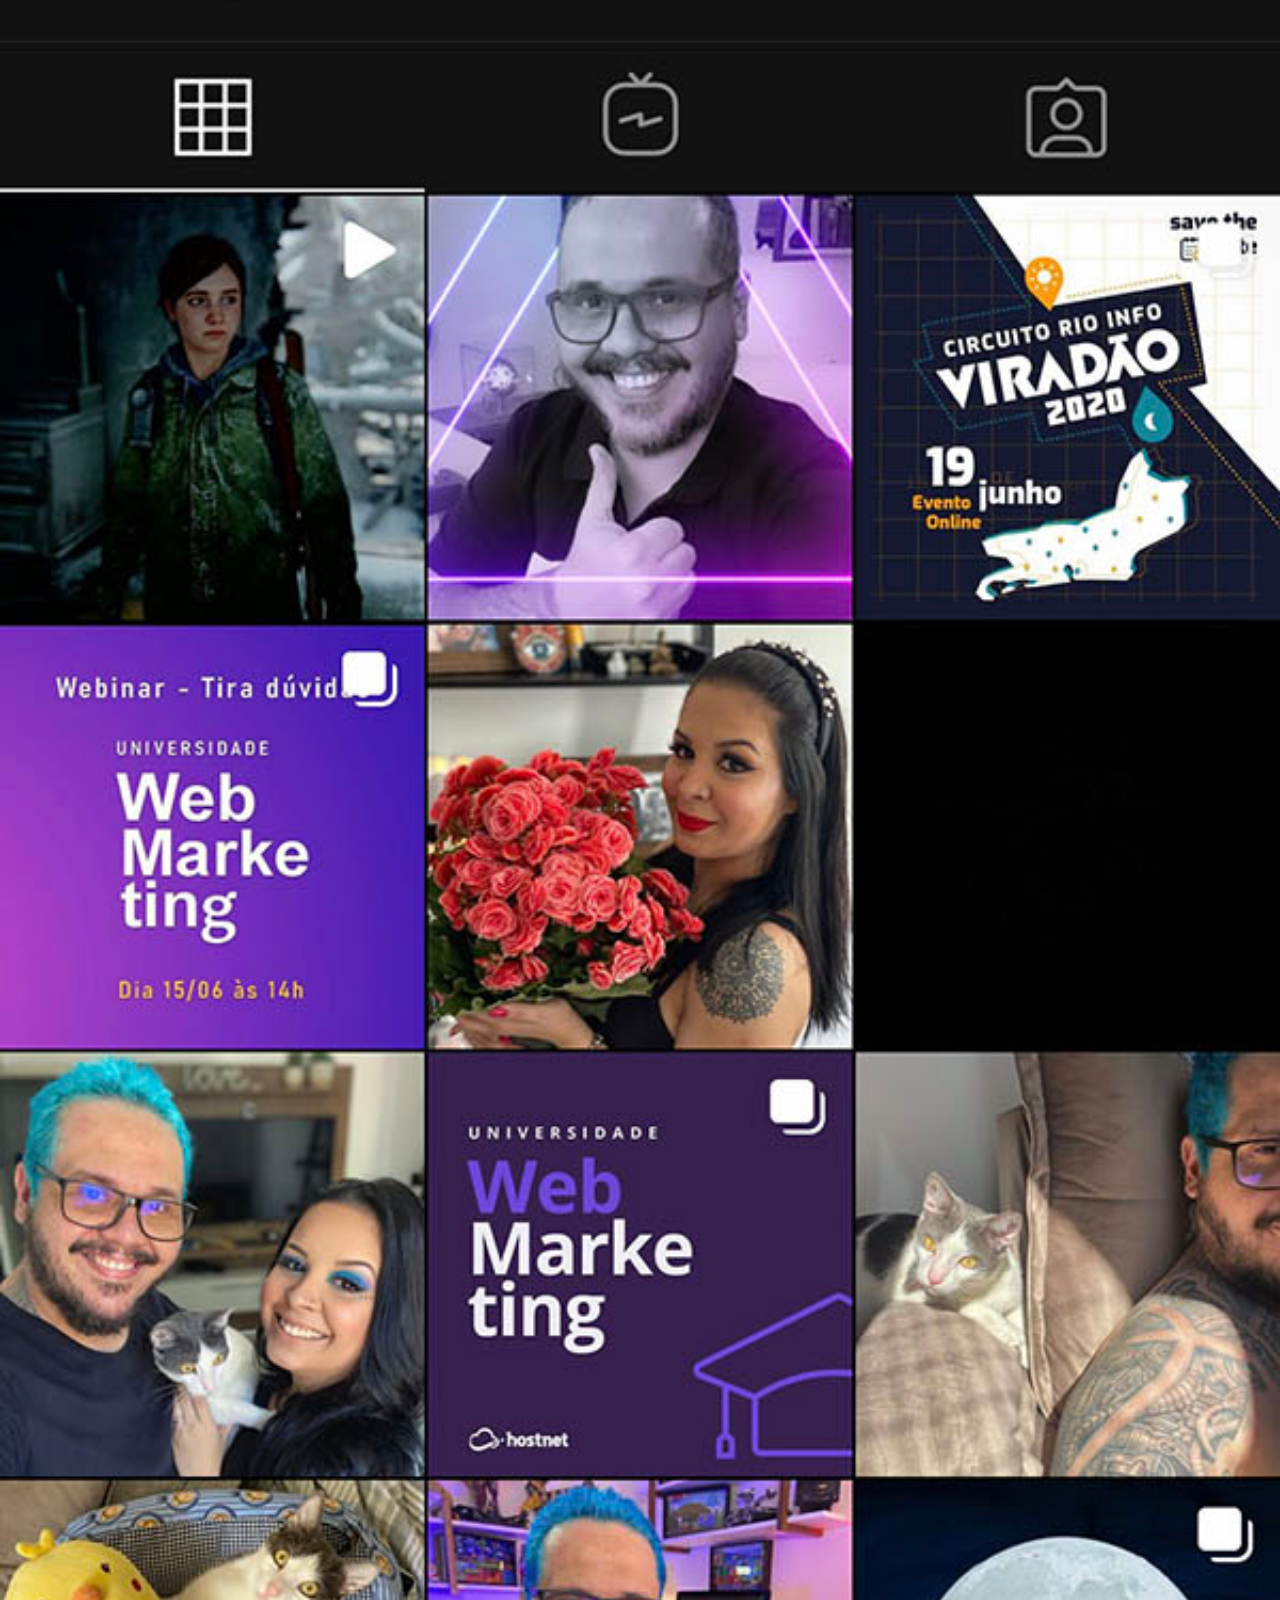
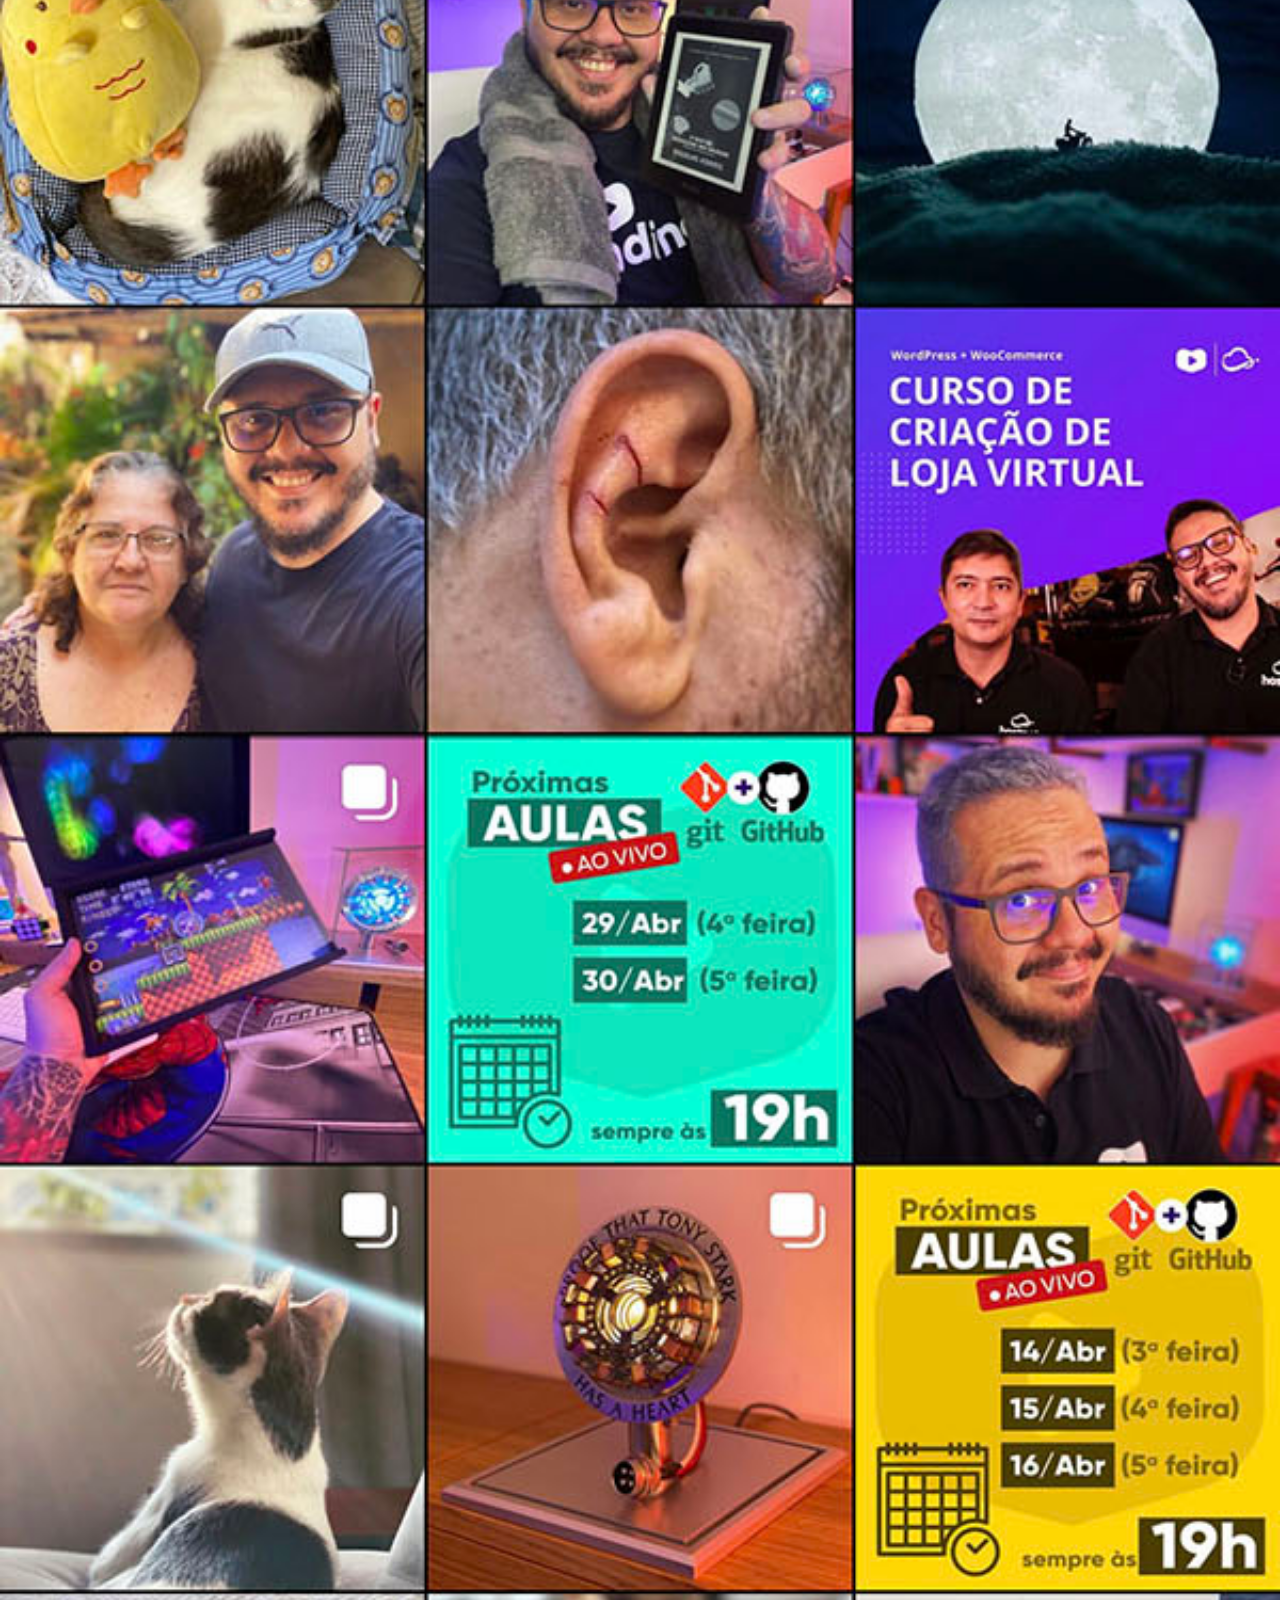
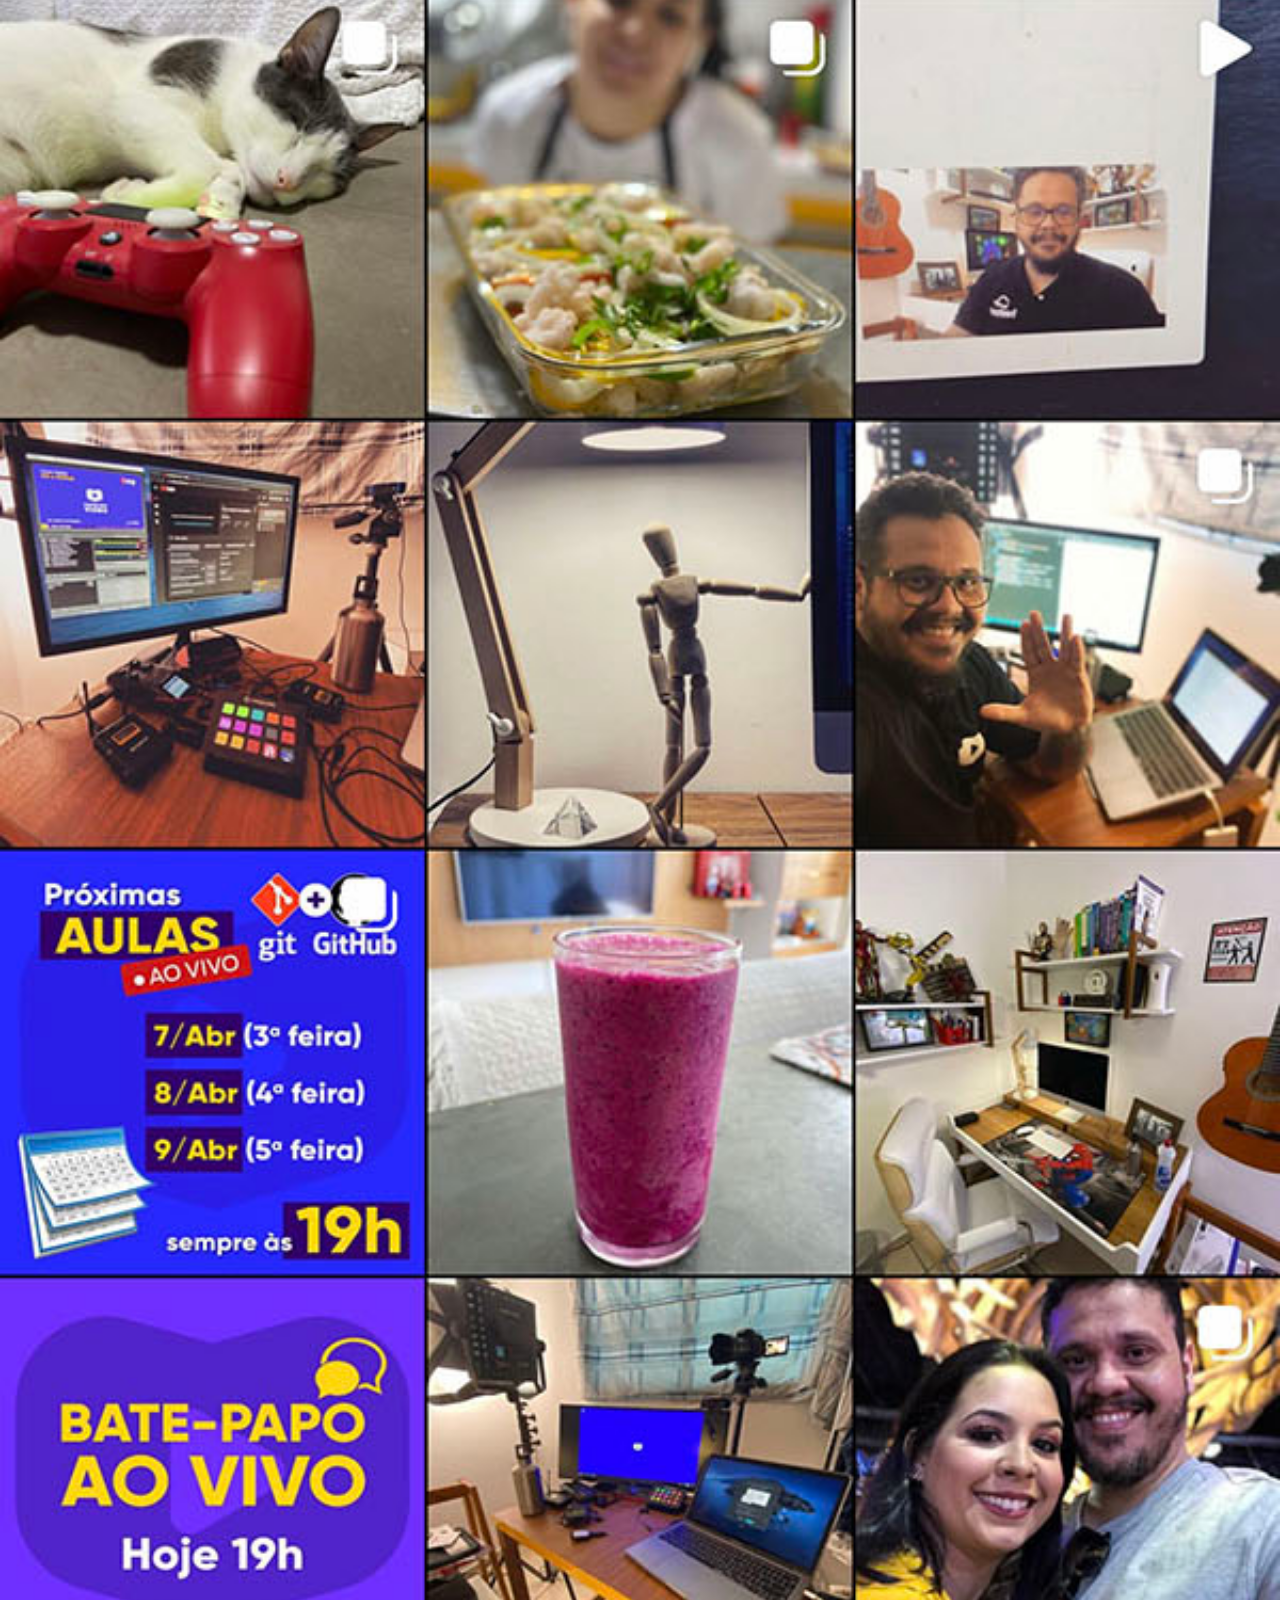
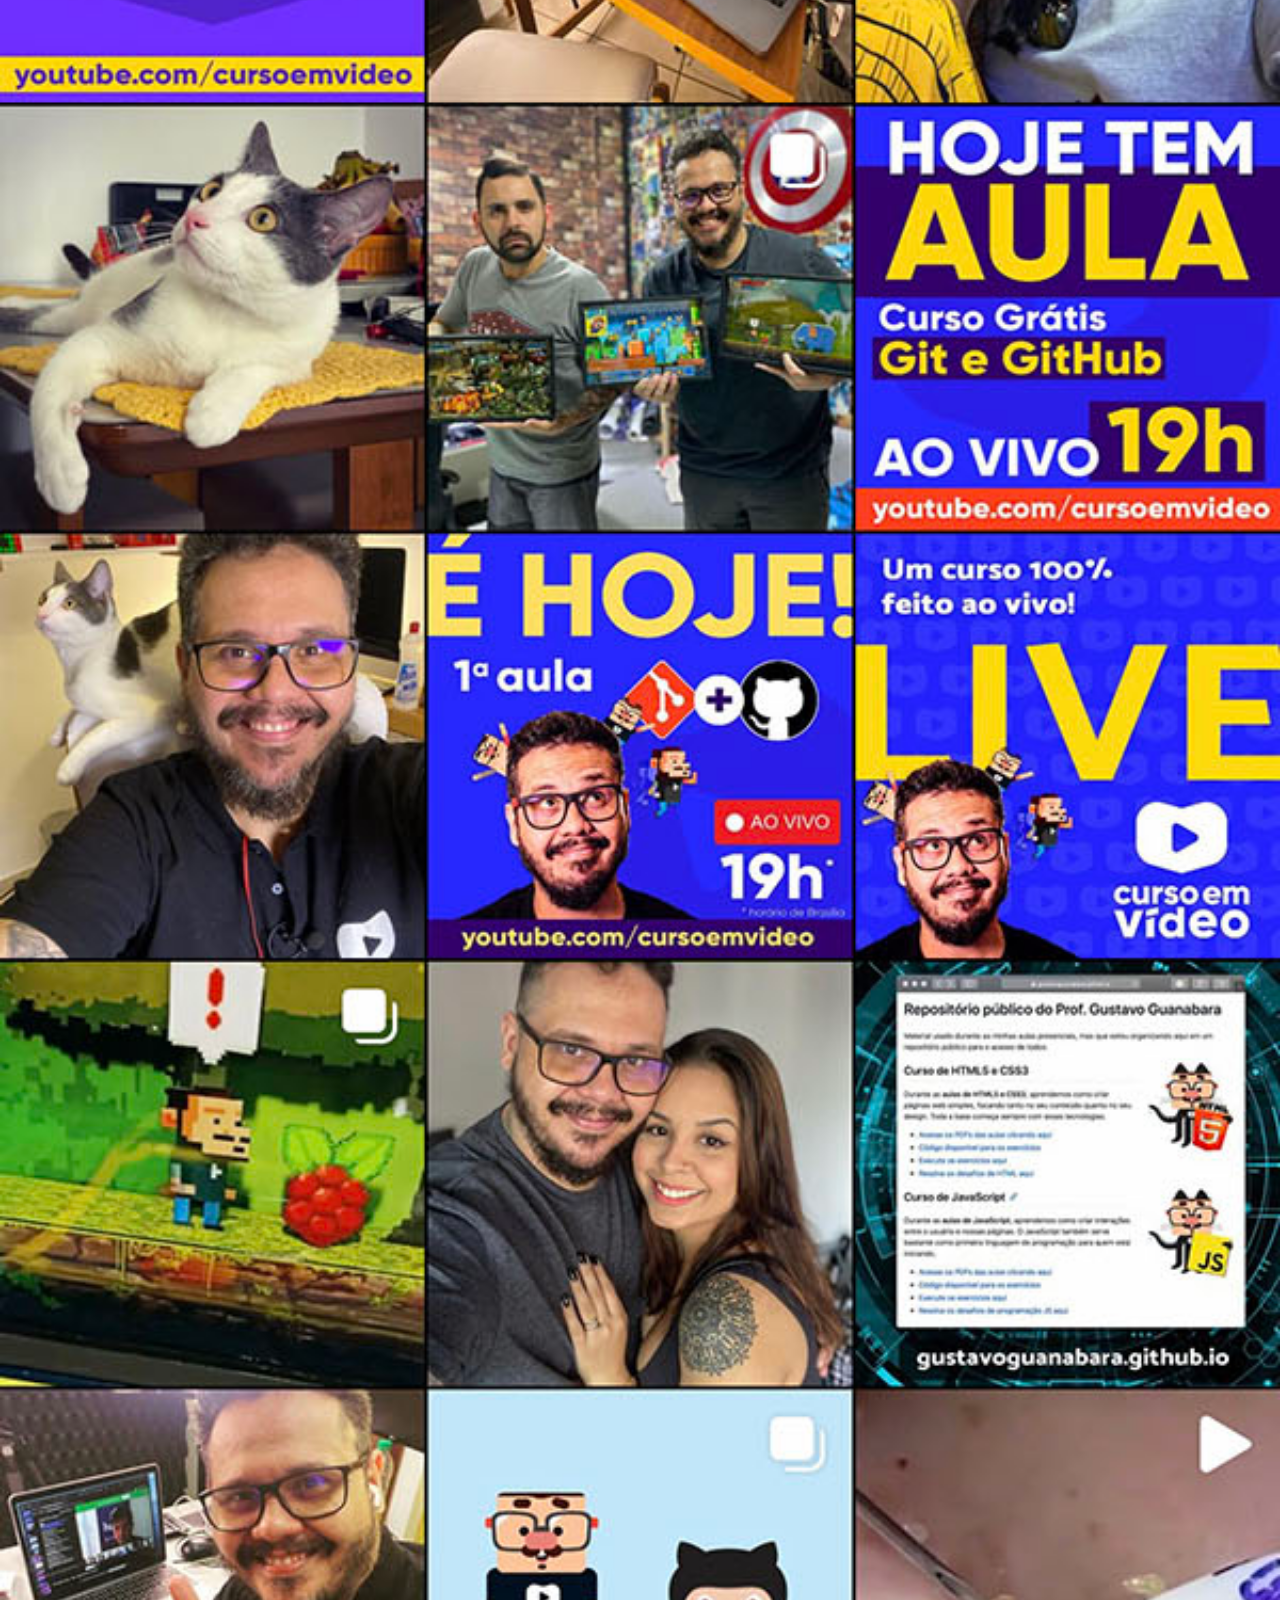
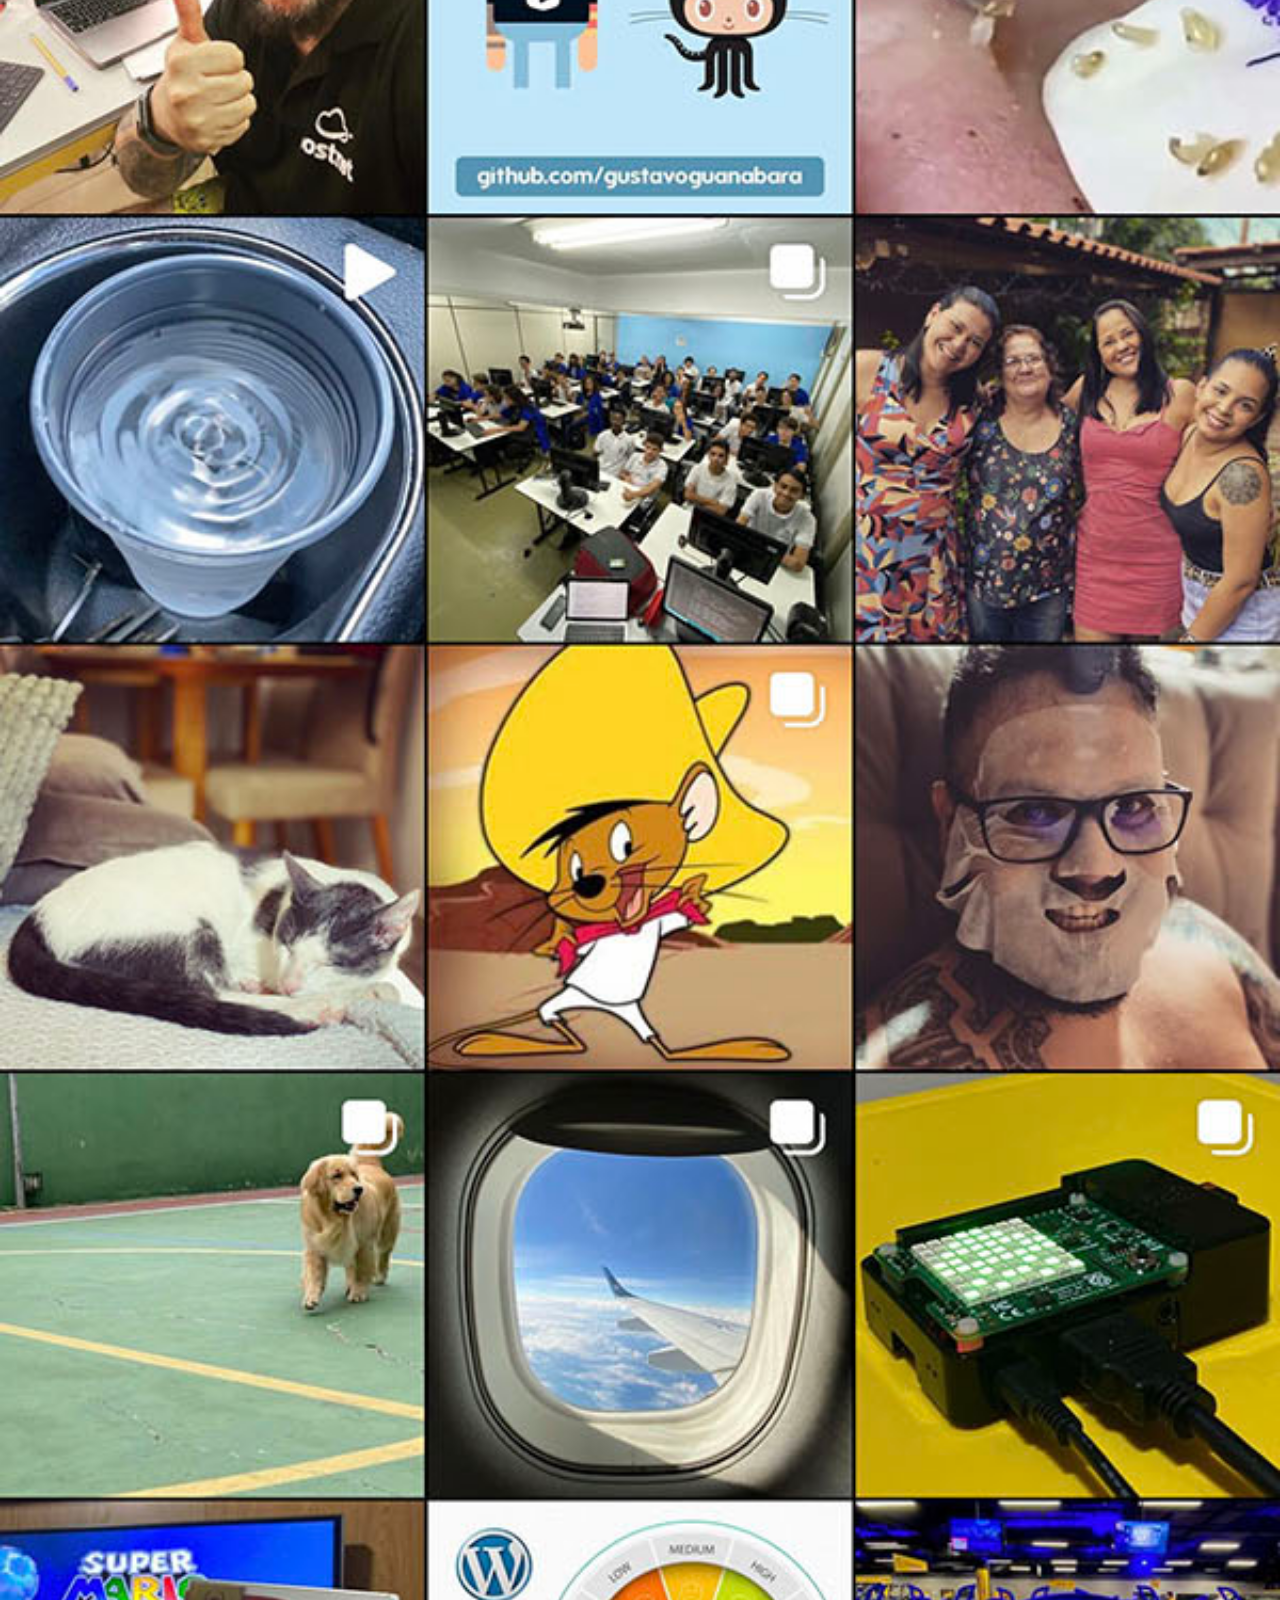
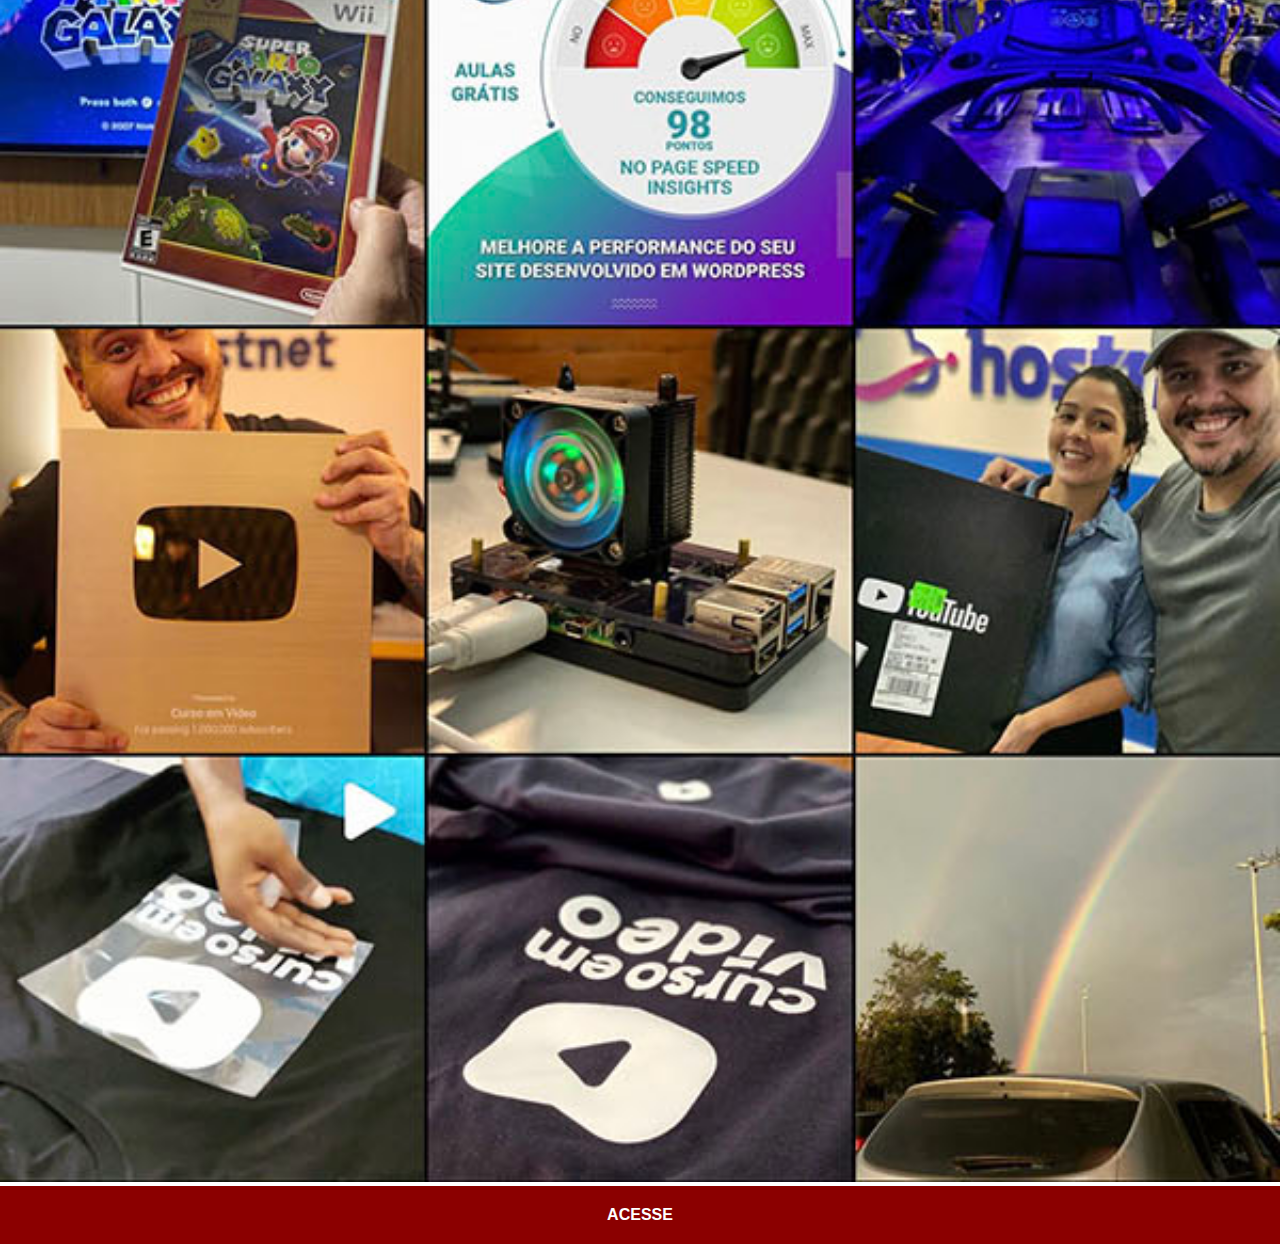
<file: instagram.html>
<!DOCTYPE html>
<html lang="pt-br">
<head>
    <meta charset="UTF-8">
    <meta http-equiv="X-UA-Compatible" content="IE=edge">
    <meta name="viewport" content="width=device-width, initial-scale=1.0">
    <title>youtube</title>
    <style>
        *{
            margin: 0px;
            padding: 0px;
            font-family: Arial, Helvetica, sans-serif;
        }

        ::-webkit-scrollbar{
            width: 0px;
            height: 0px;
        }

        img{
            width: 100vw;
        }

        a{
            display: block;
            color: white;
            text-decoration: none;
            text-align: center;
            font-weight: bolder;
            background-color: darkred;
            padding: 20px;
        }

        a:hover{
            background-color: red;
        }
    </style>
</head>
<body>
    <img src="imagens/tela-instagram.jpg" alt="">
    <a href="https://www.instagram.com/gustavoguanabara/" target="_blank">ACESSE</a>
</body>
</html>
</file>
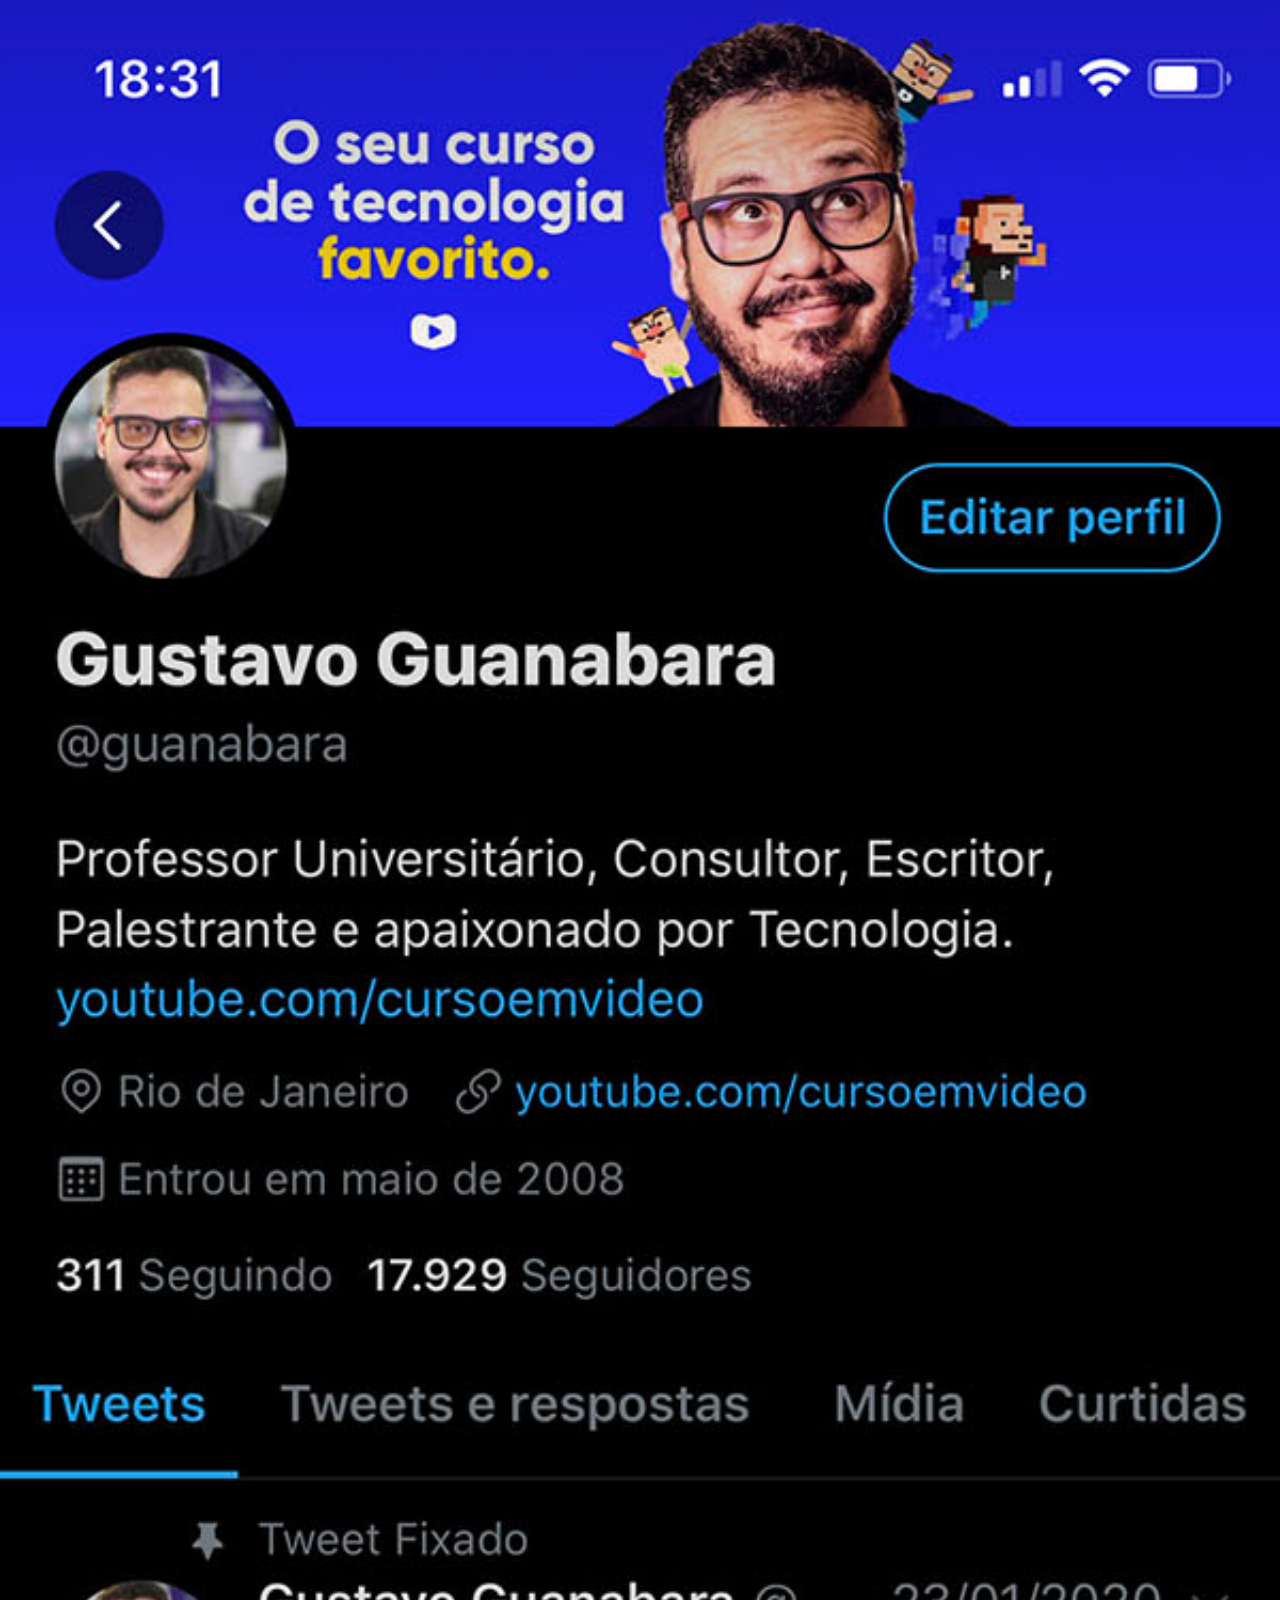
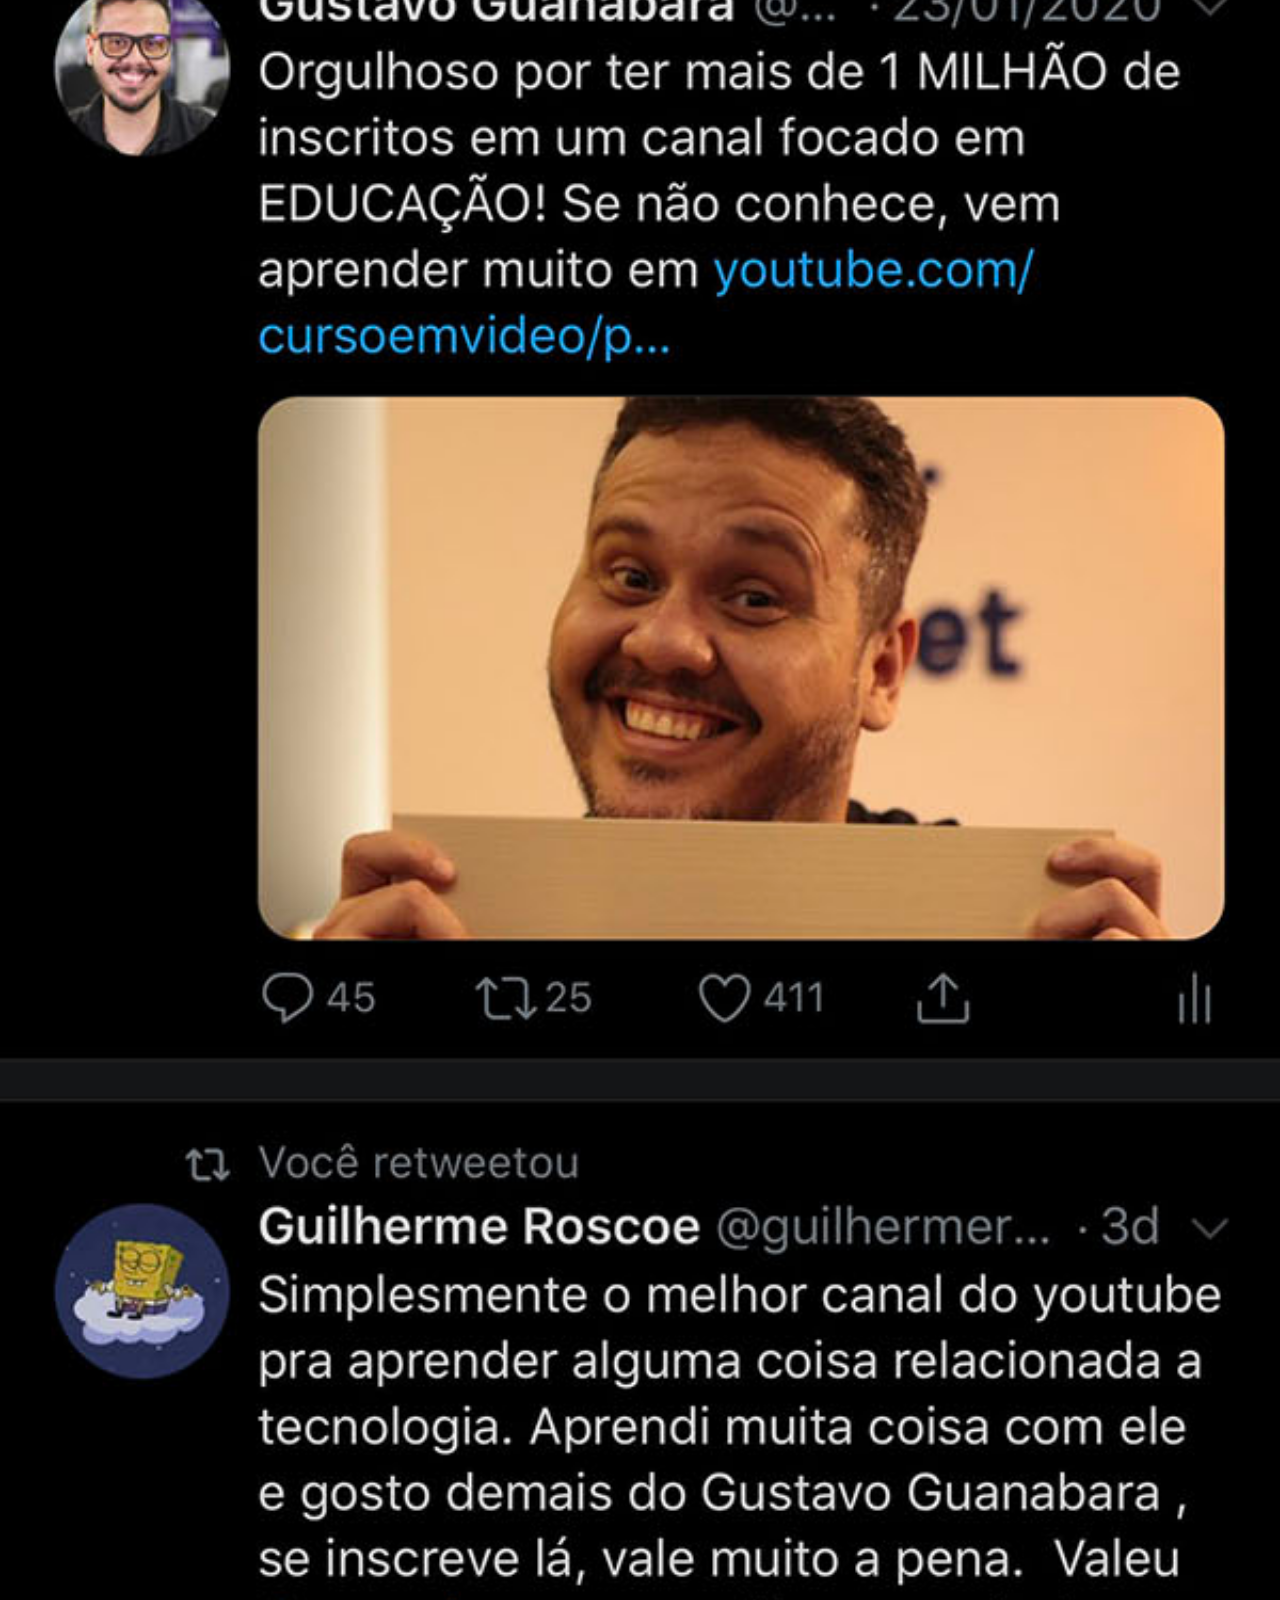
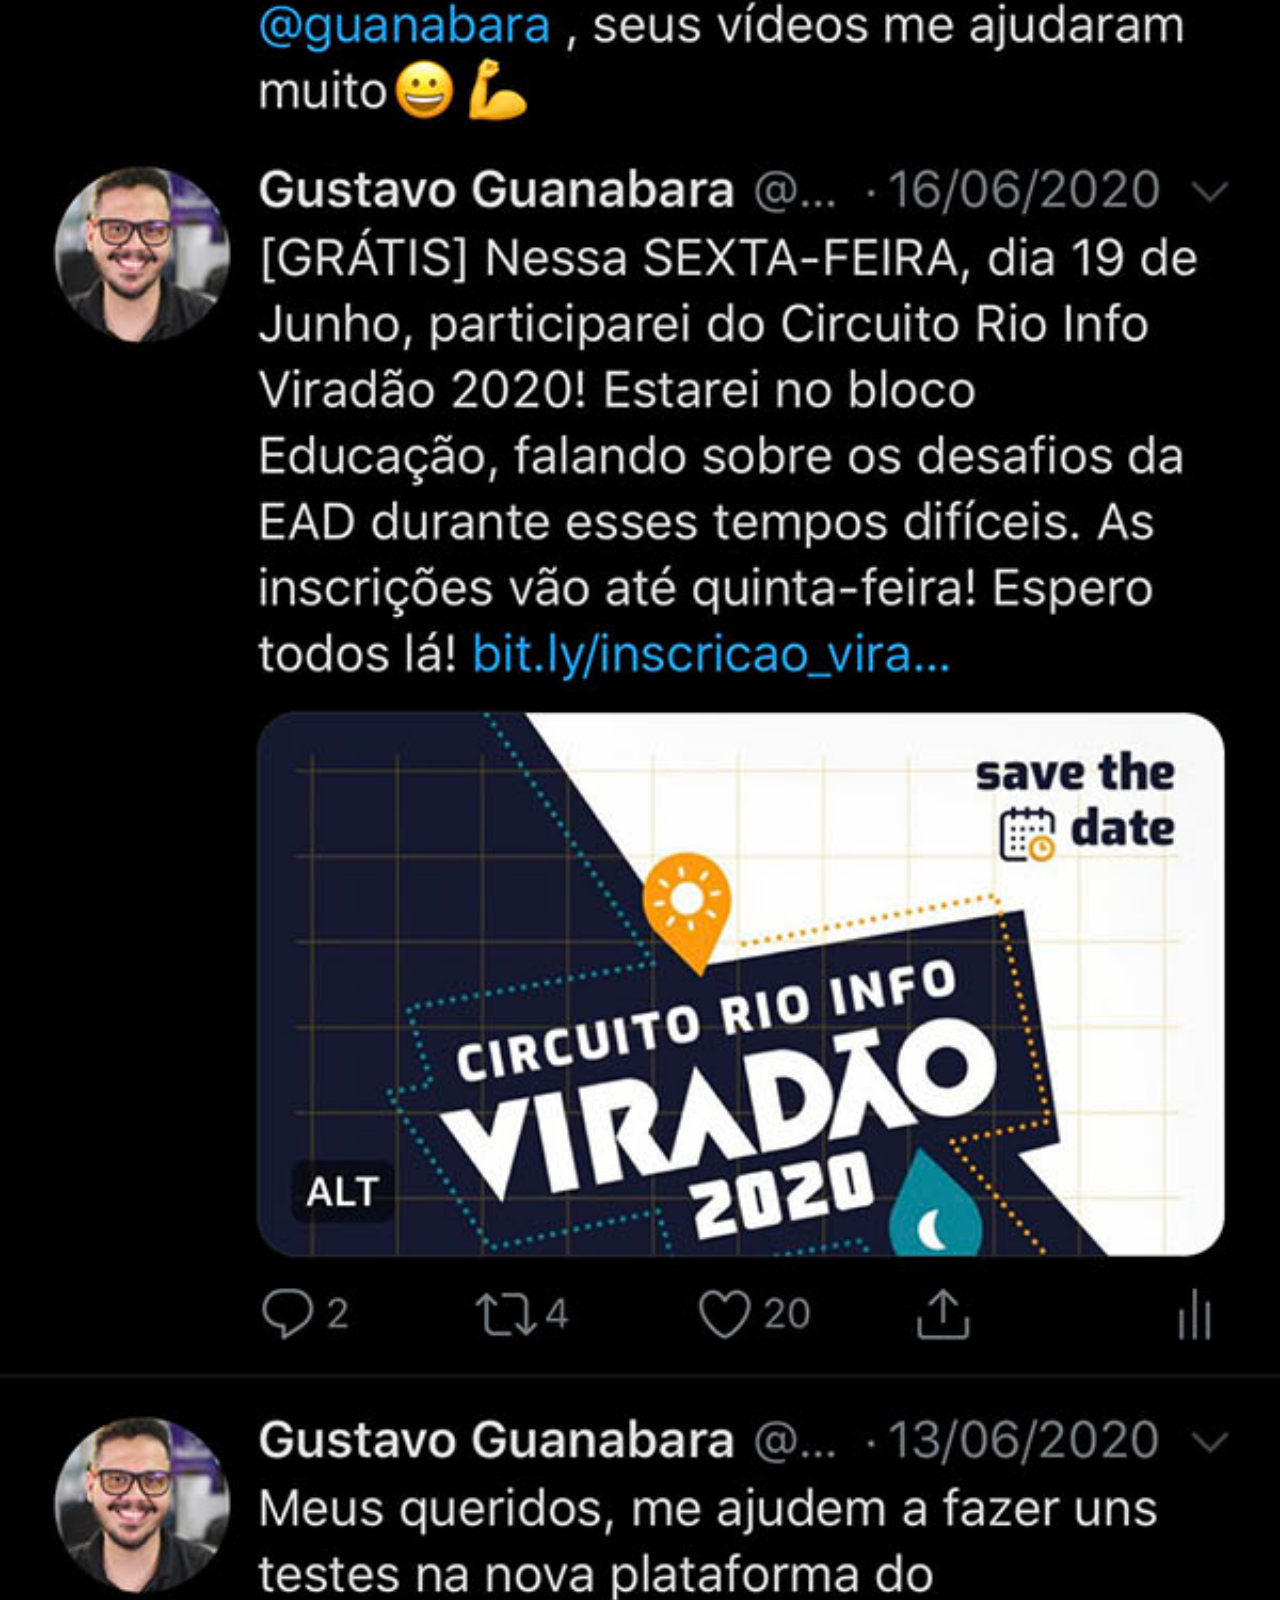
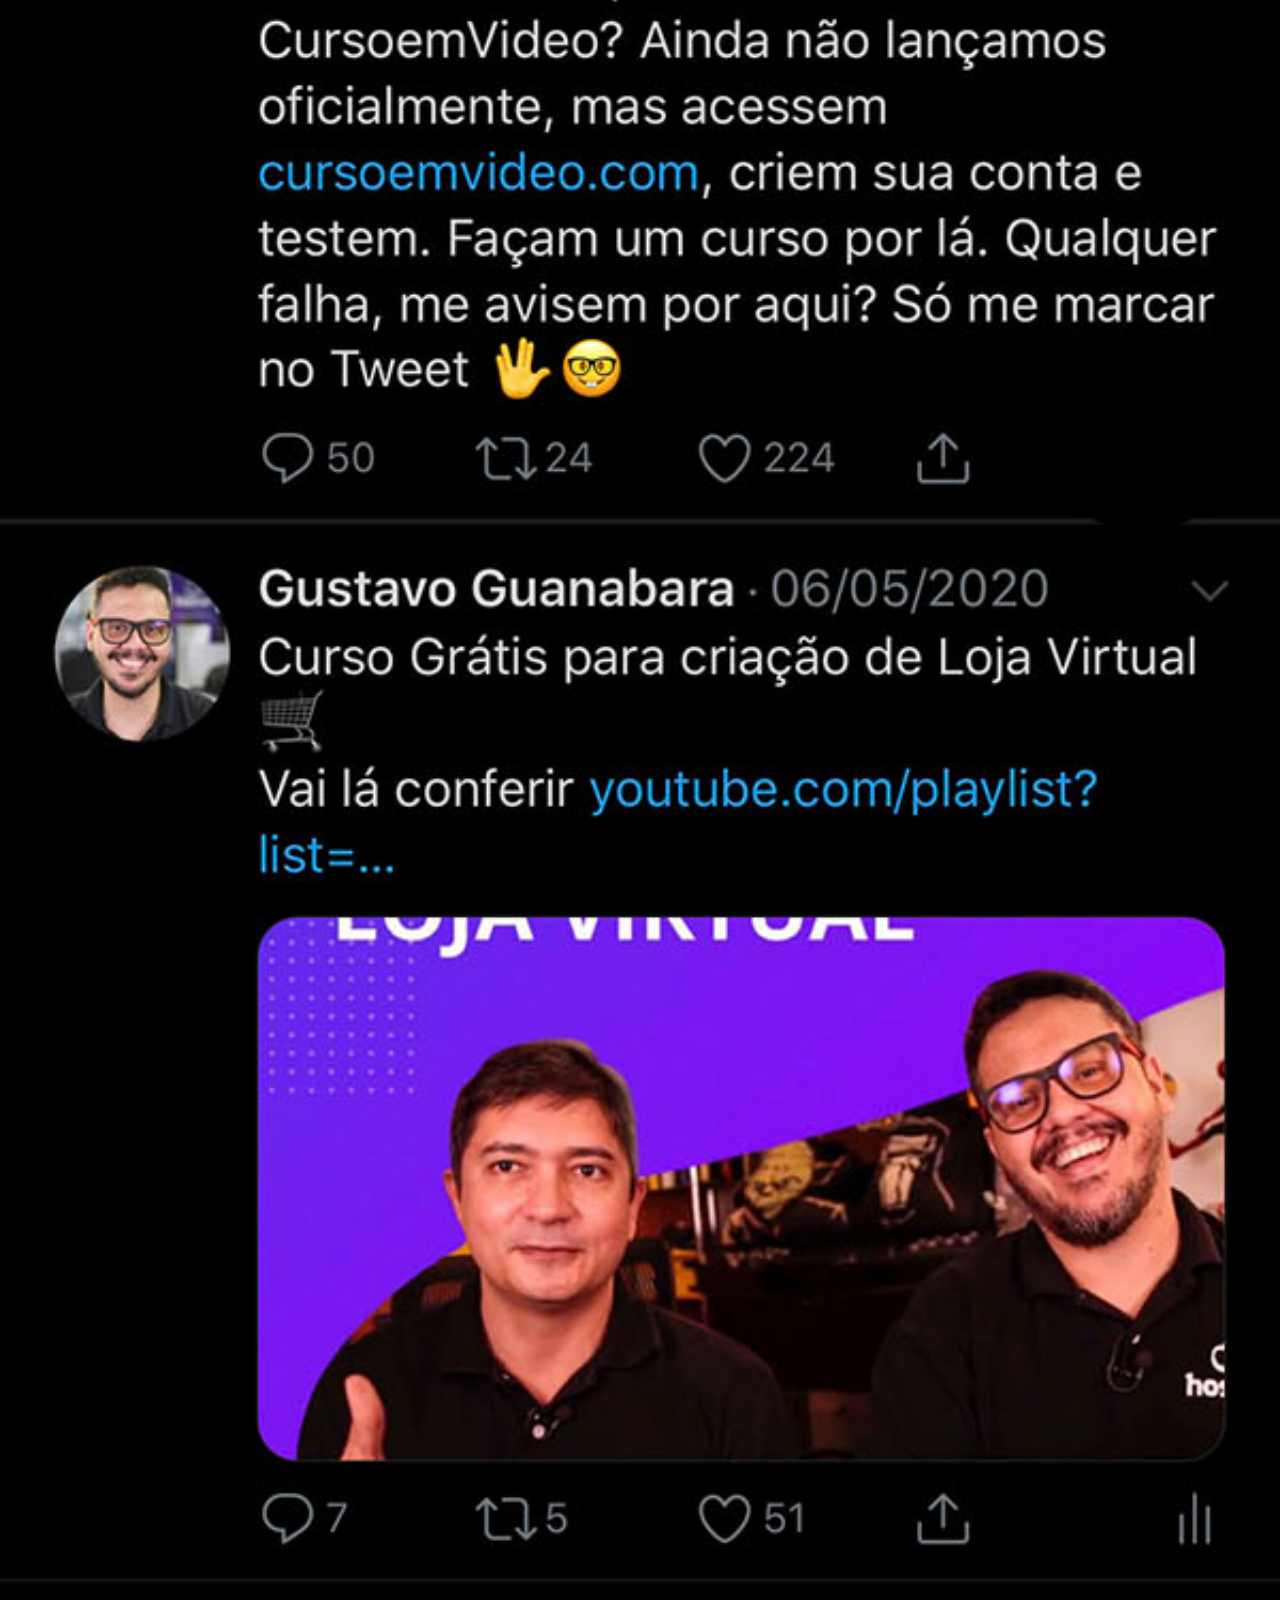
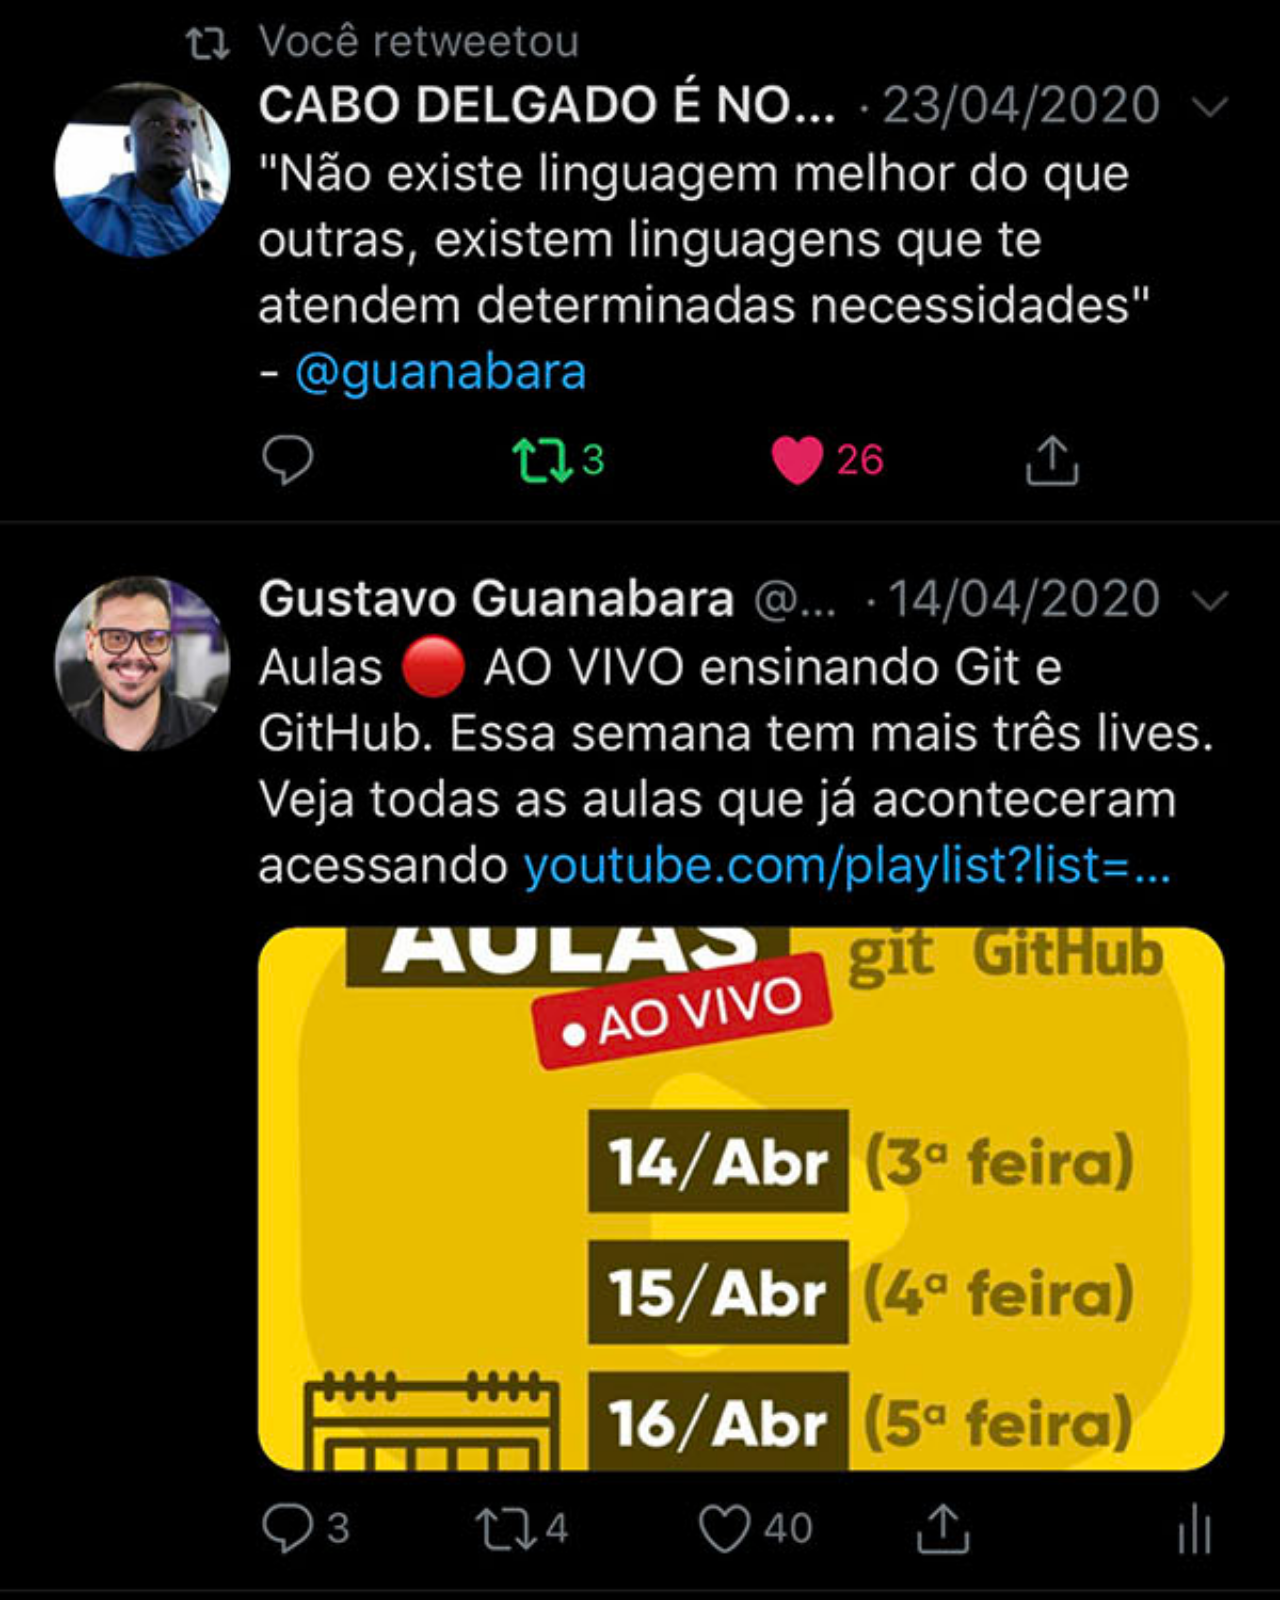
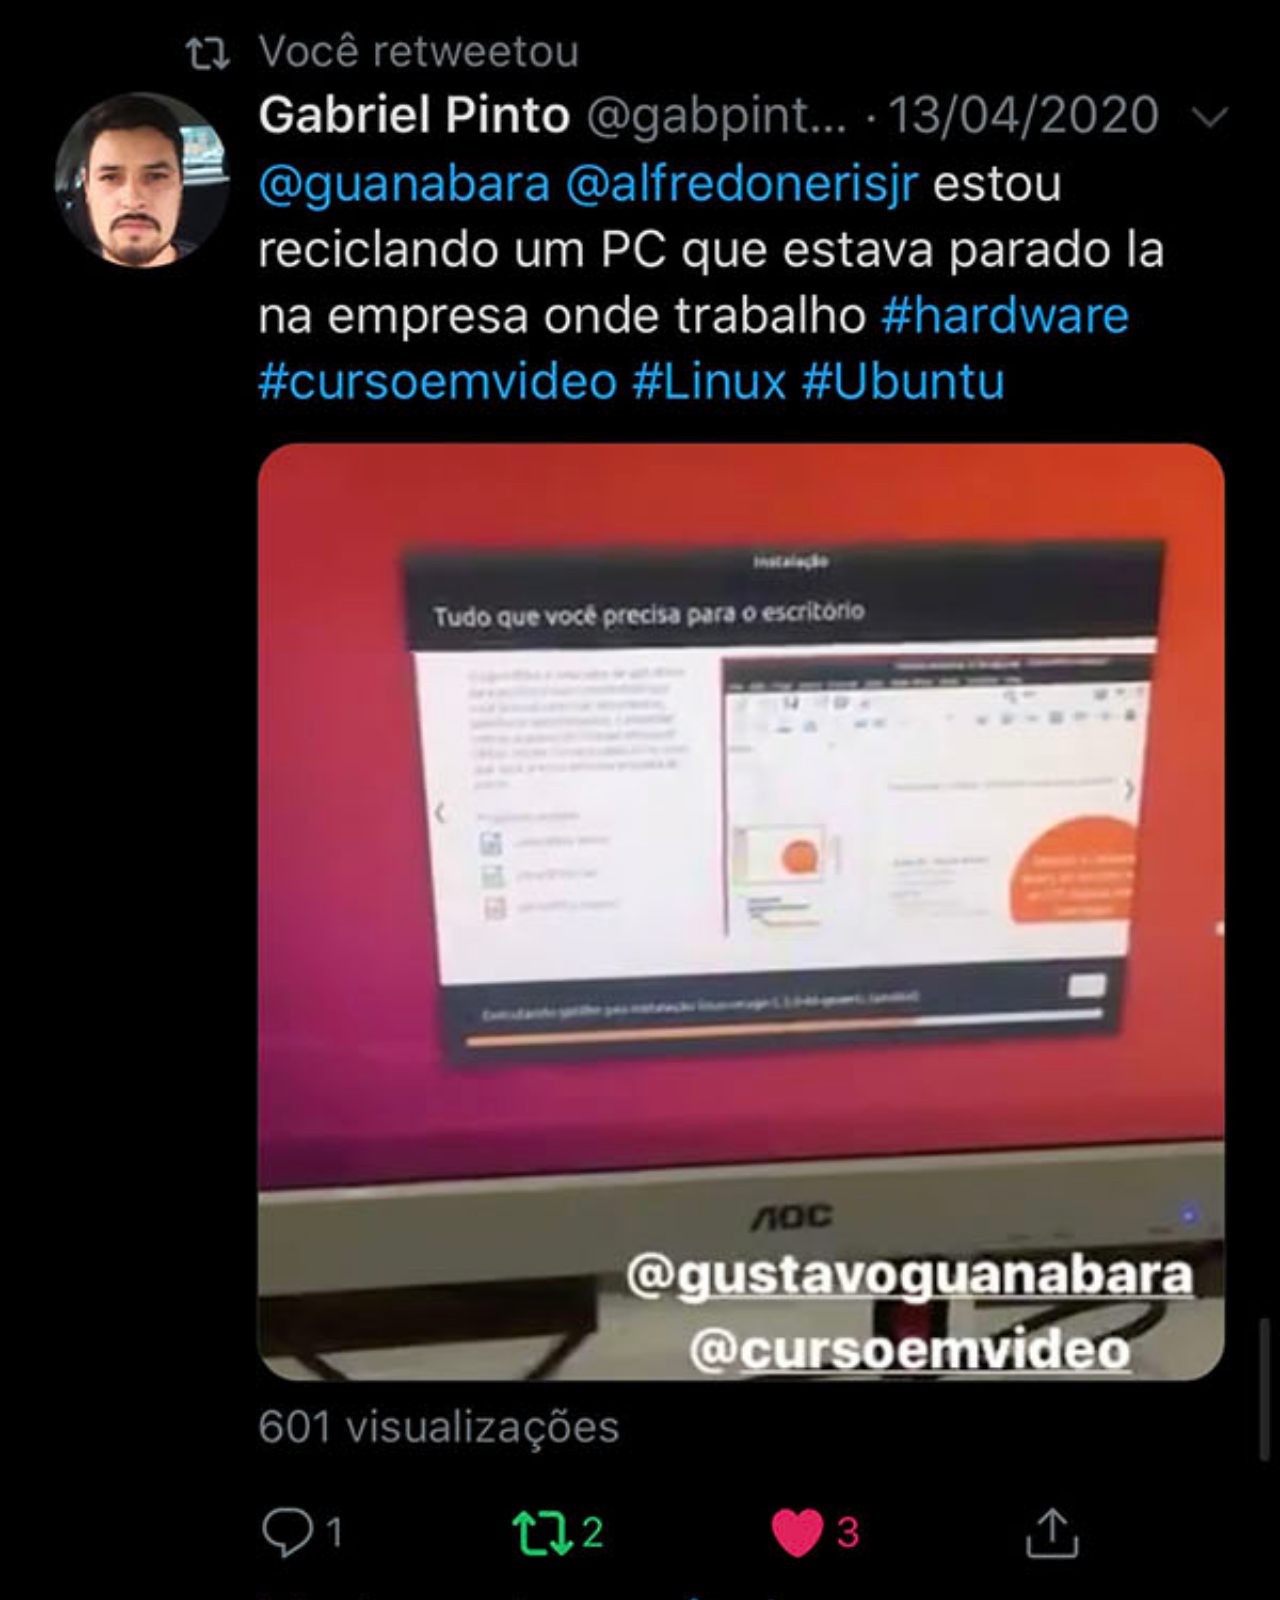
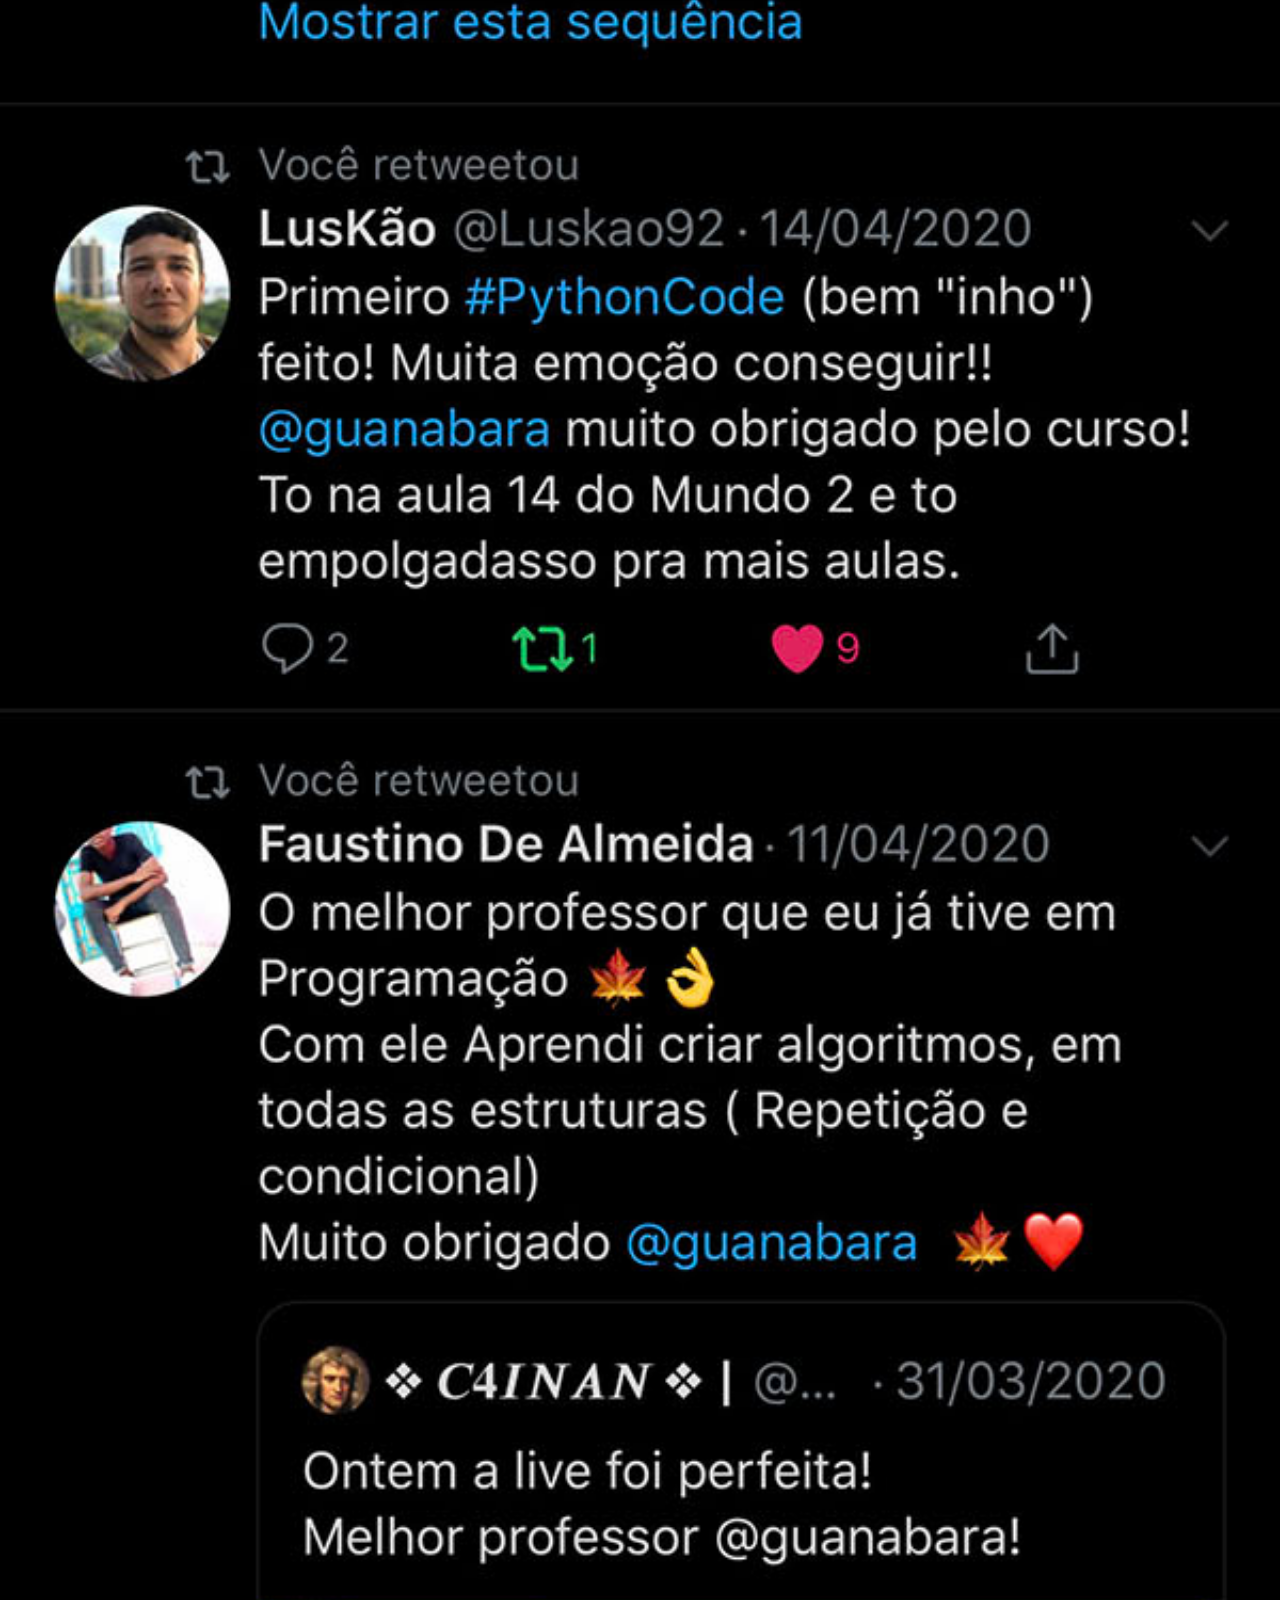
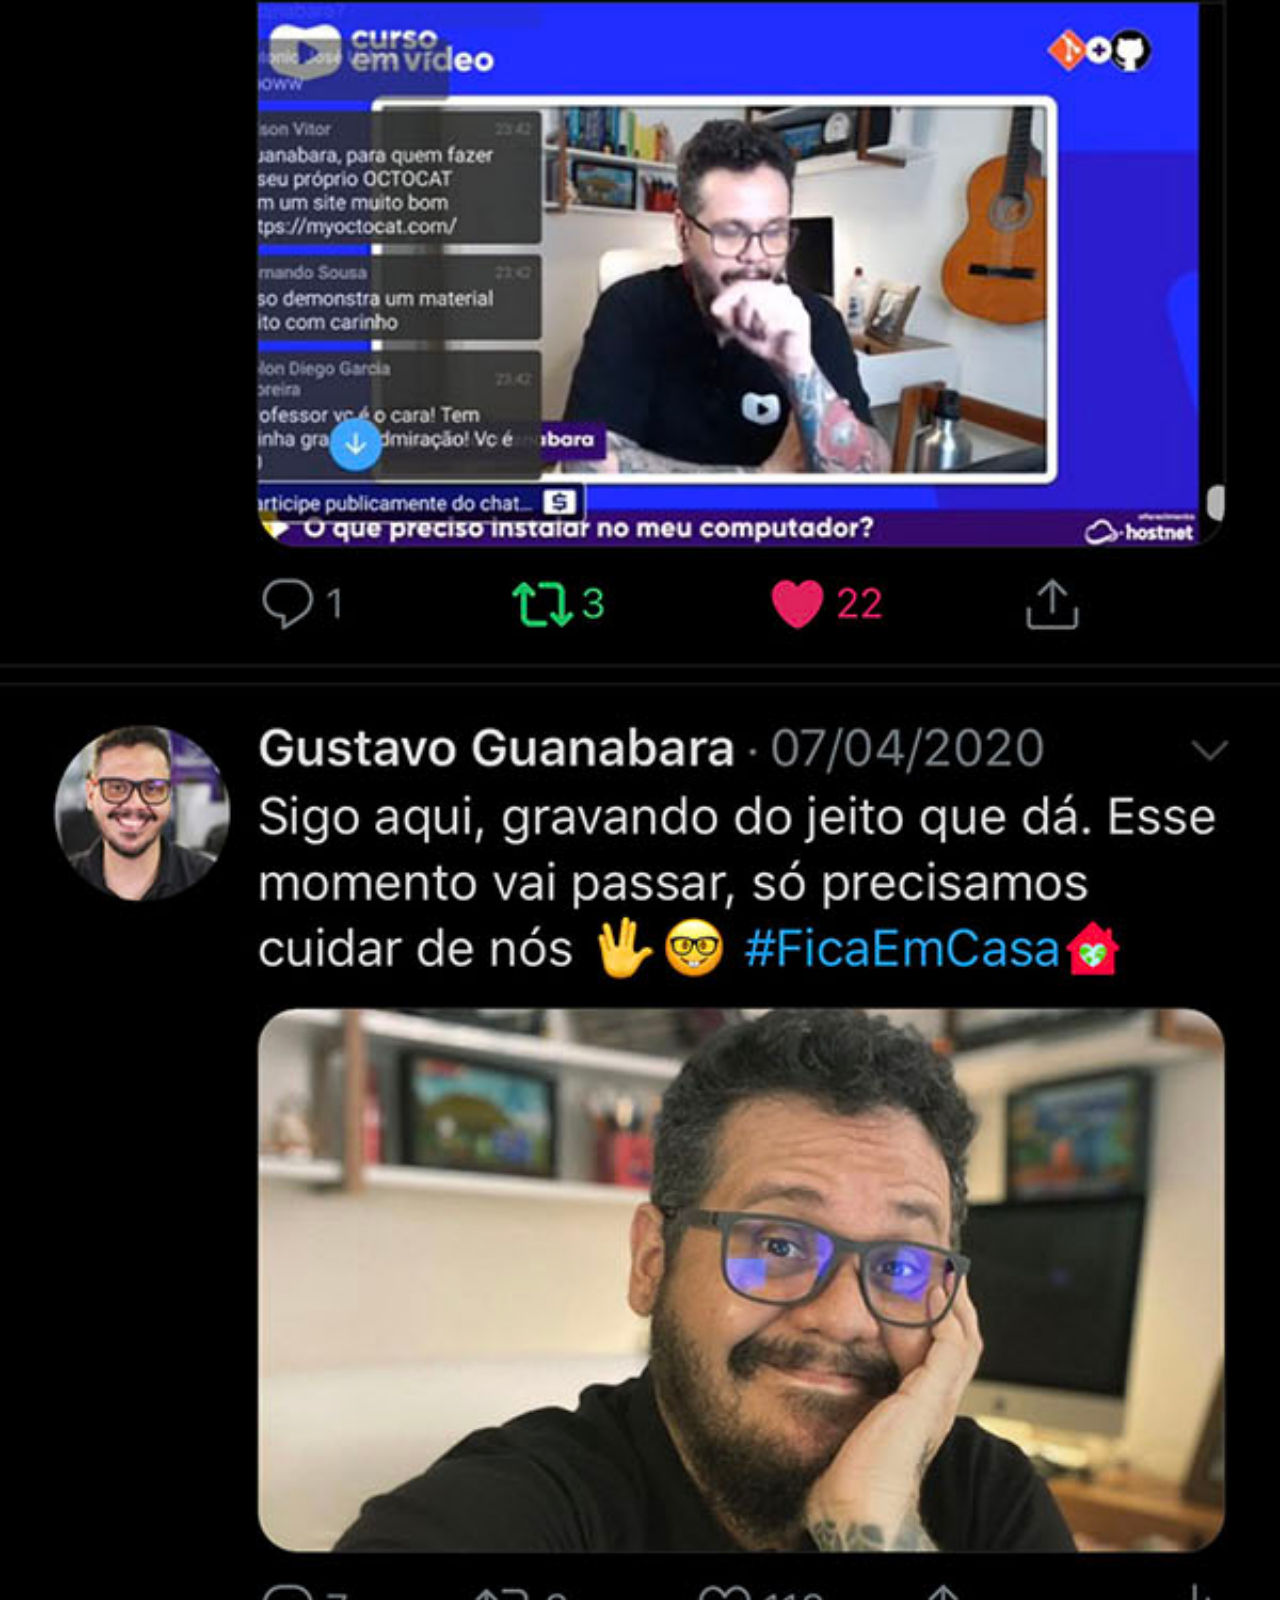
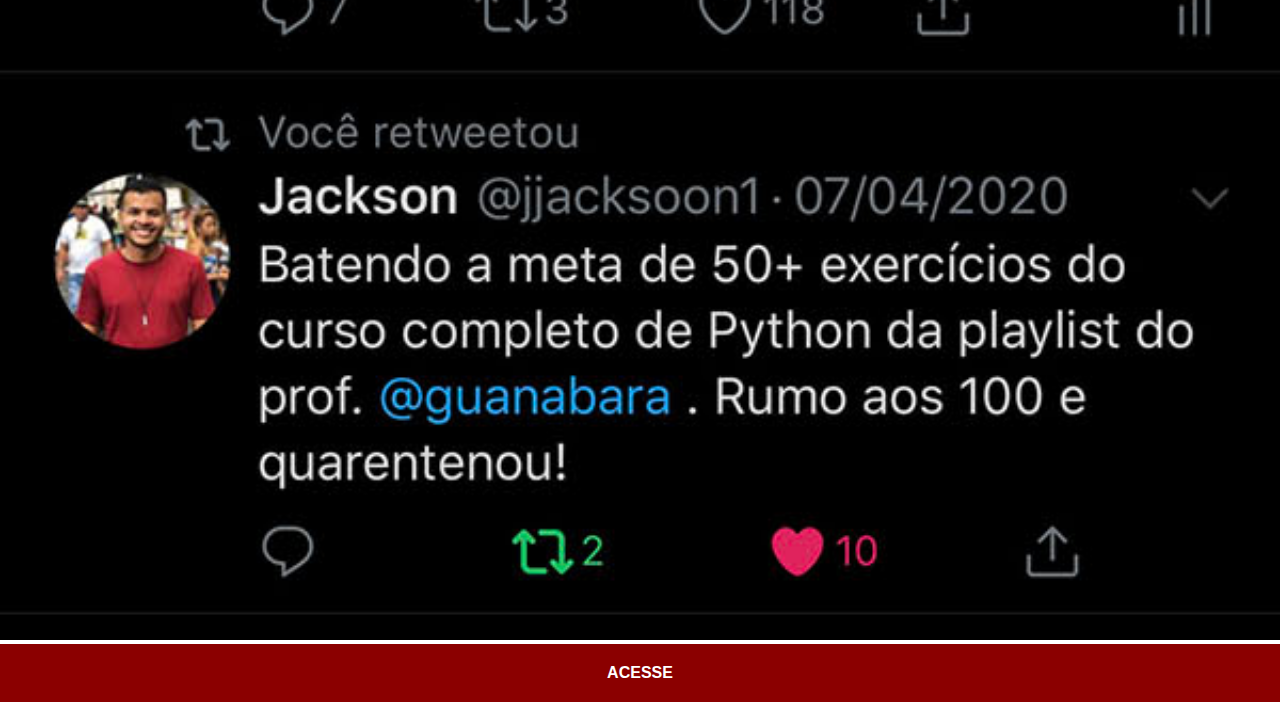
<file: twitter.html>
<!DOCTYPE html>
<html lang="pt-br">
<head>
    <meta charset="UTF-8">
    <meta http-equiv="X-UA-Compatible" content="IE=edge">
    <meta name="viewport" content="width=device-width, initial-scale=1.0">
    <title>youtube</title>
    <style>
        *{
            margin: 0px;
            padding: 0px;
            font-family: Arial, Helvetica, sans-serif;
        }

        ::-webkit-scrollbar{
            width: 0px;
            height: 0px;
        }

        img{
            width: 100vw;
        }

        a{
            display: block;
            color: white;
            text-decoration: none;
            text-align: center;
            font-weight: bolder;
            background-color: darkred;
            padding: 20px;
        }

        a:hover{
            background-color: red;
        }
    </style>
</head>
<body>
    <img src="imagens/tela-twitter.jpg" alt="">
    <a href="https://twitter.com/guanabara" target="_blank">ACESSE</a>
</body>
</html>
</file>
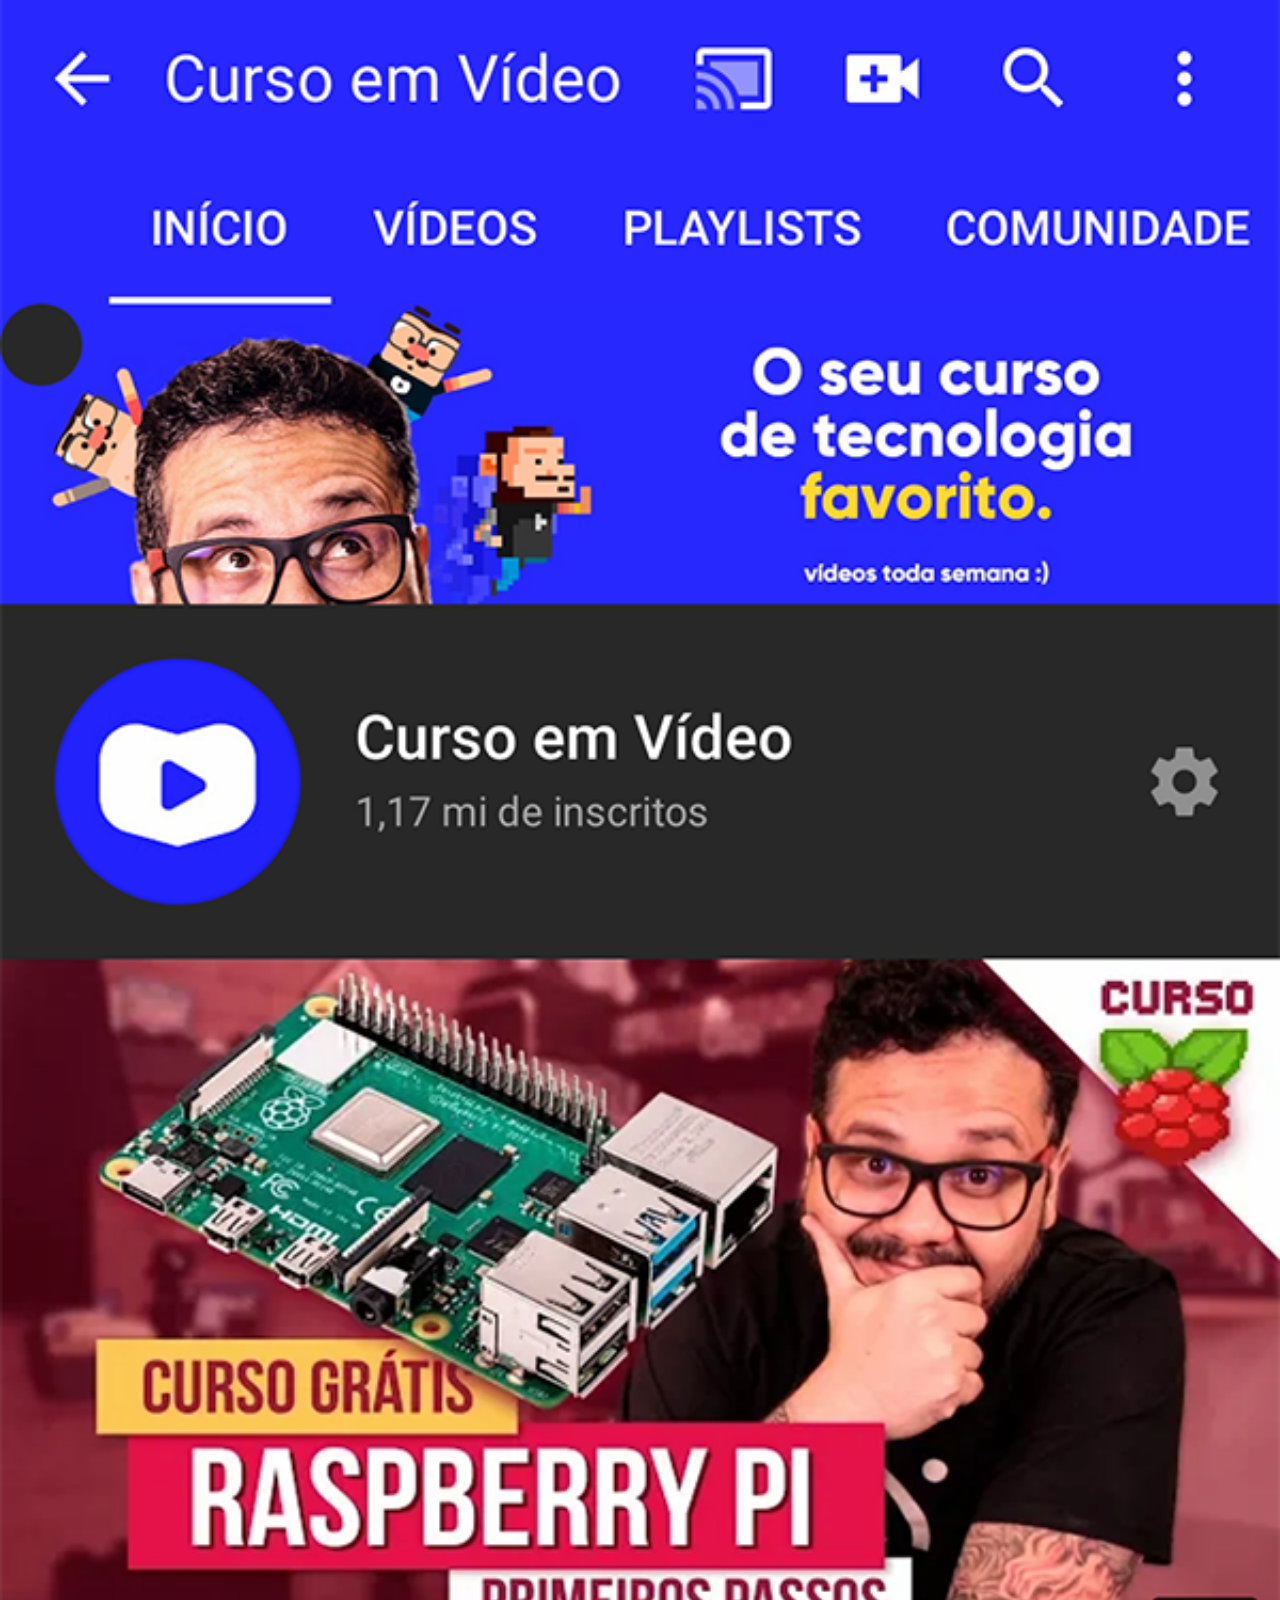
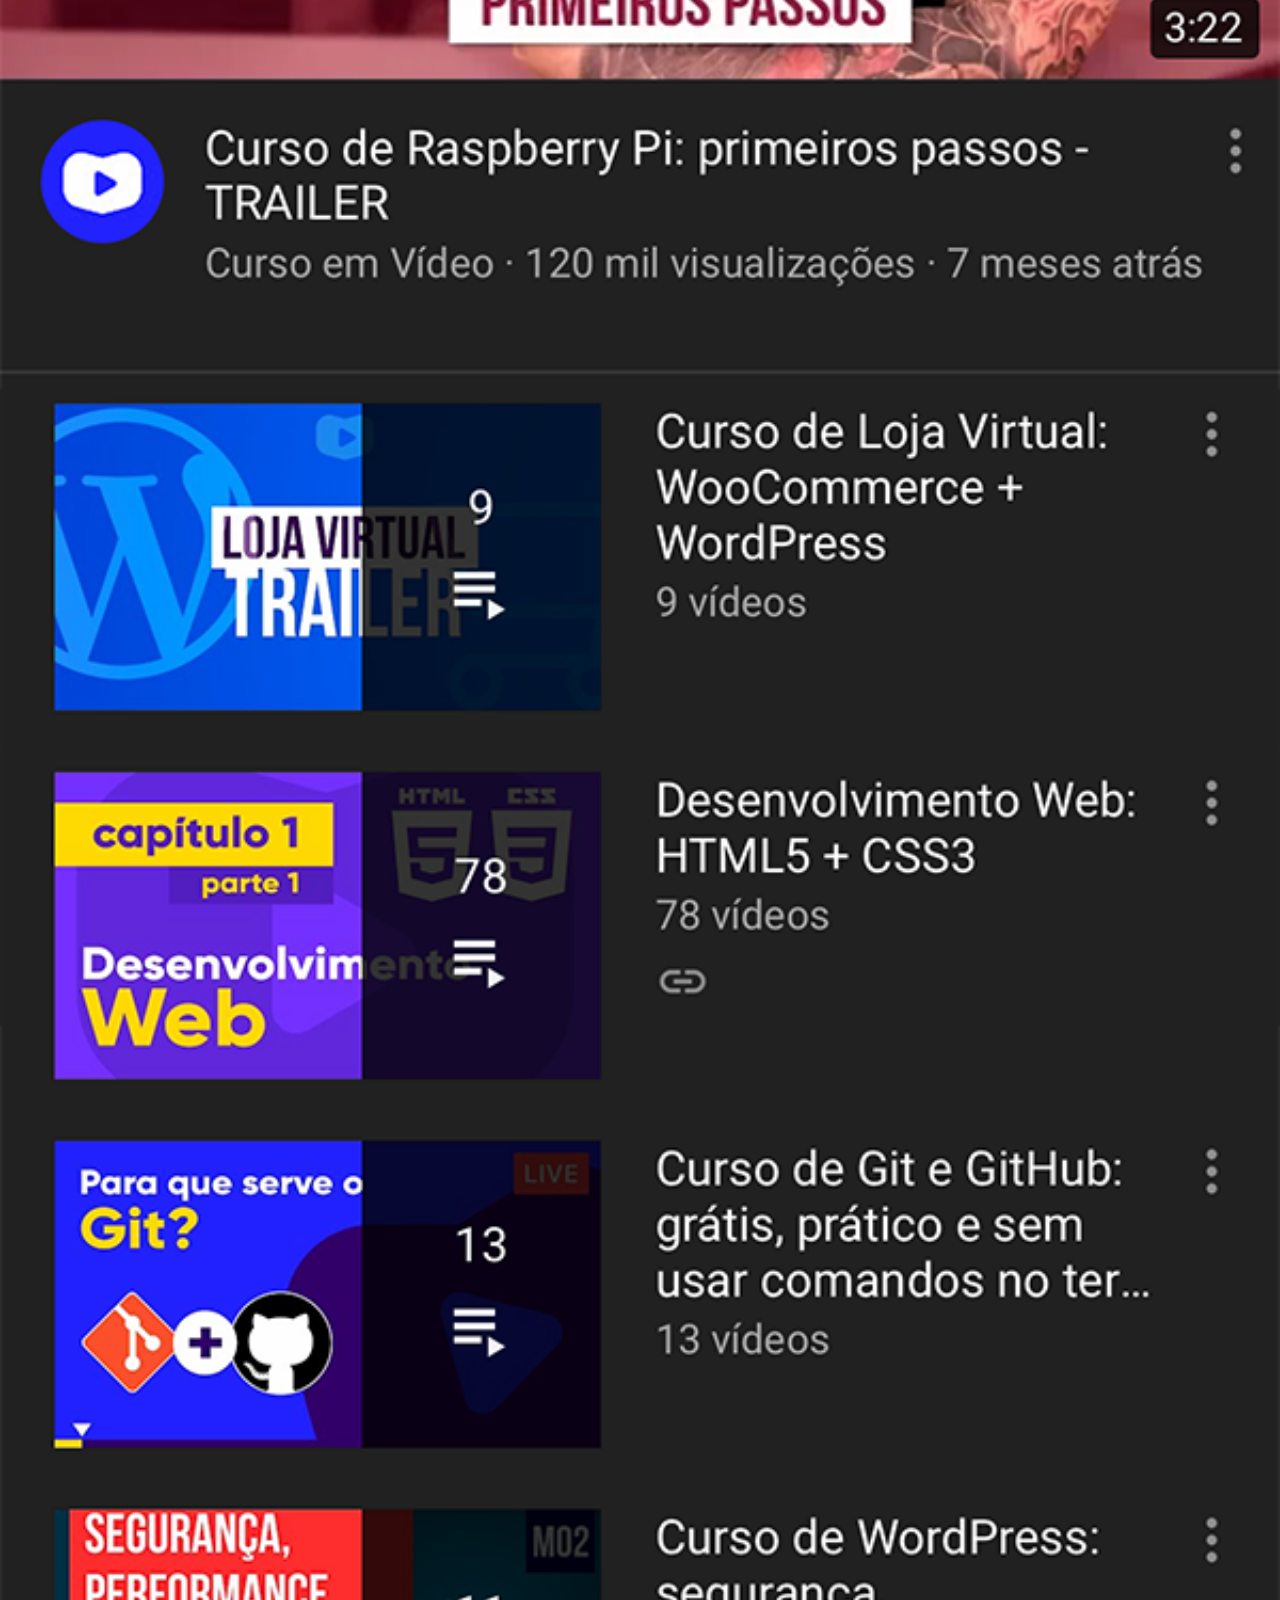
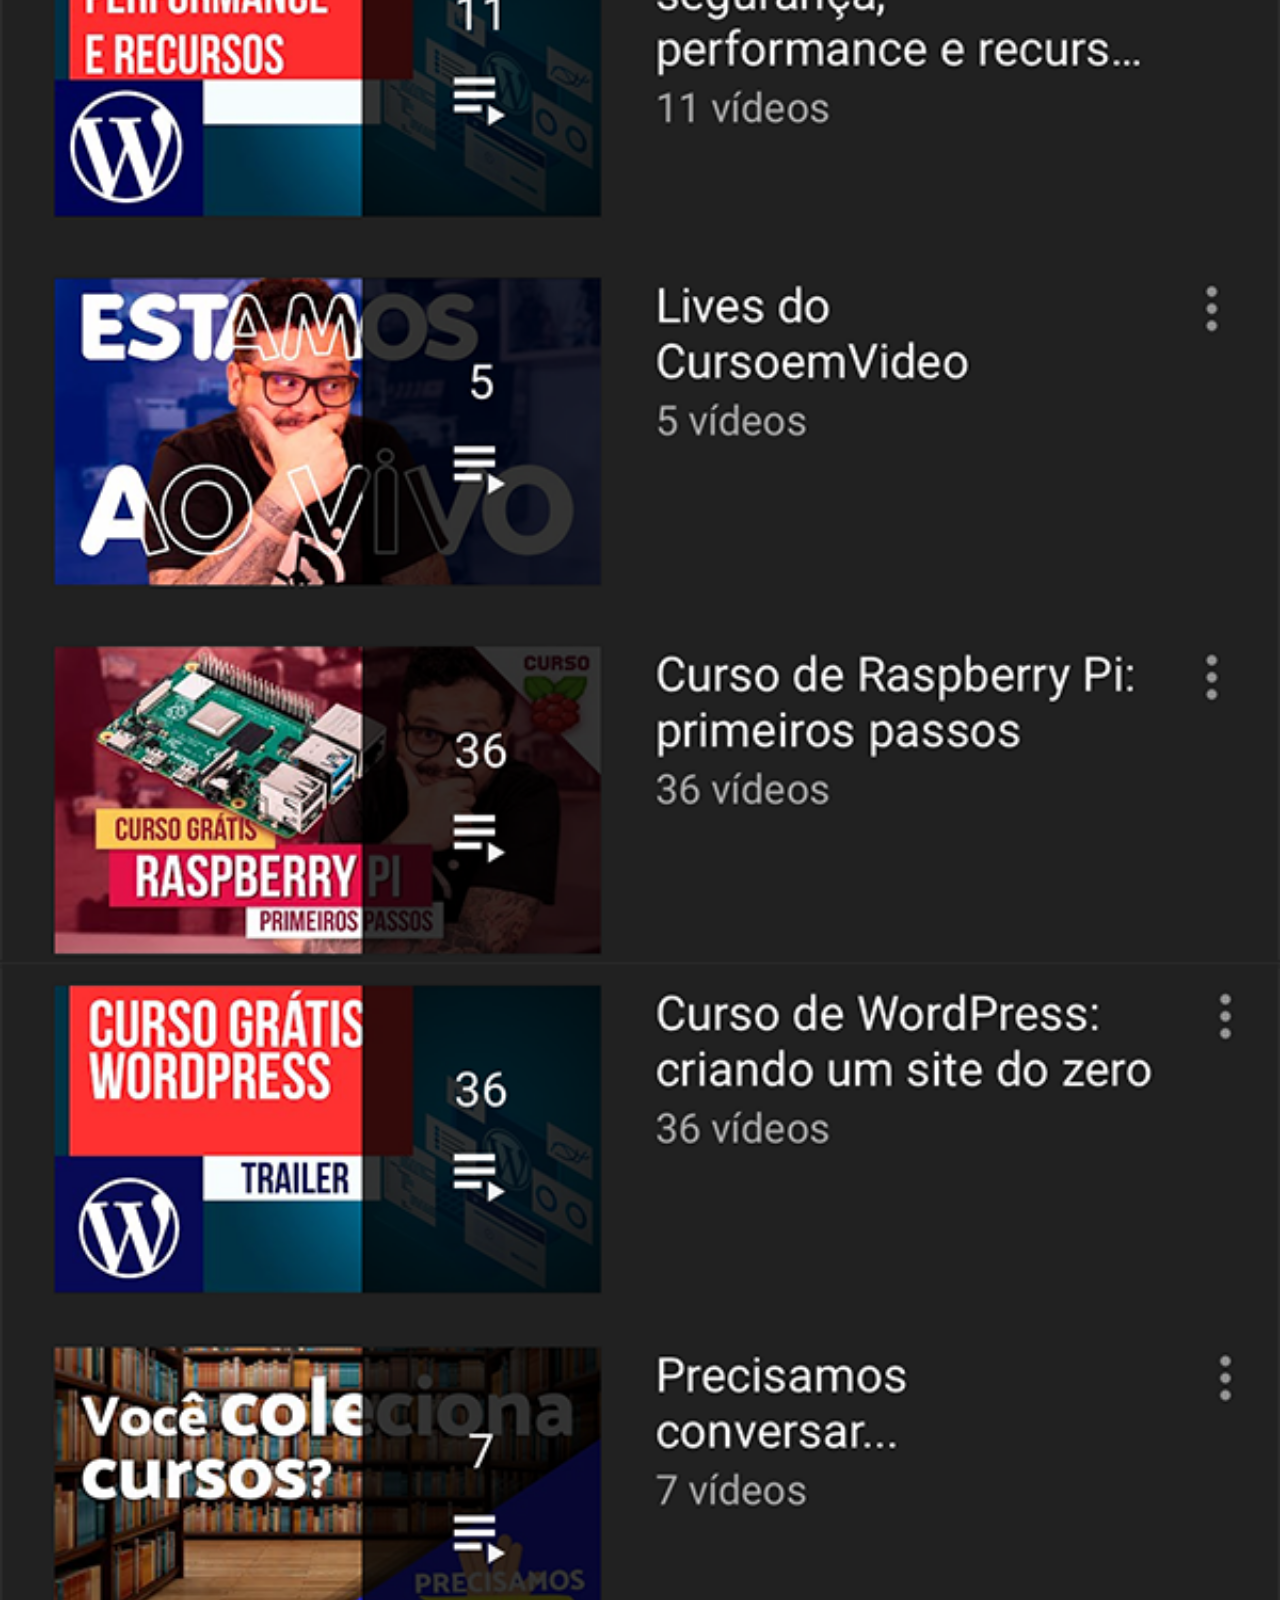
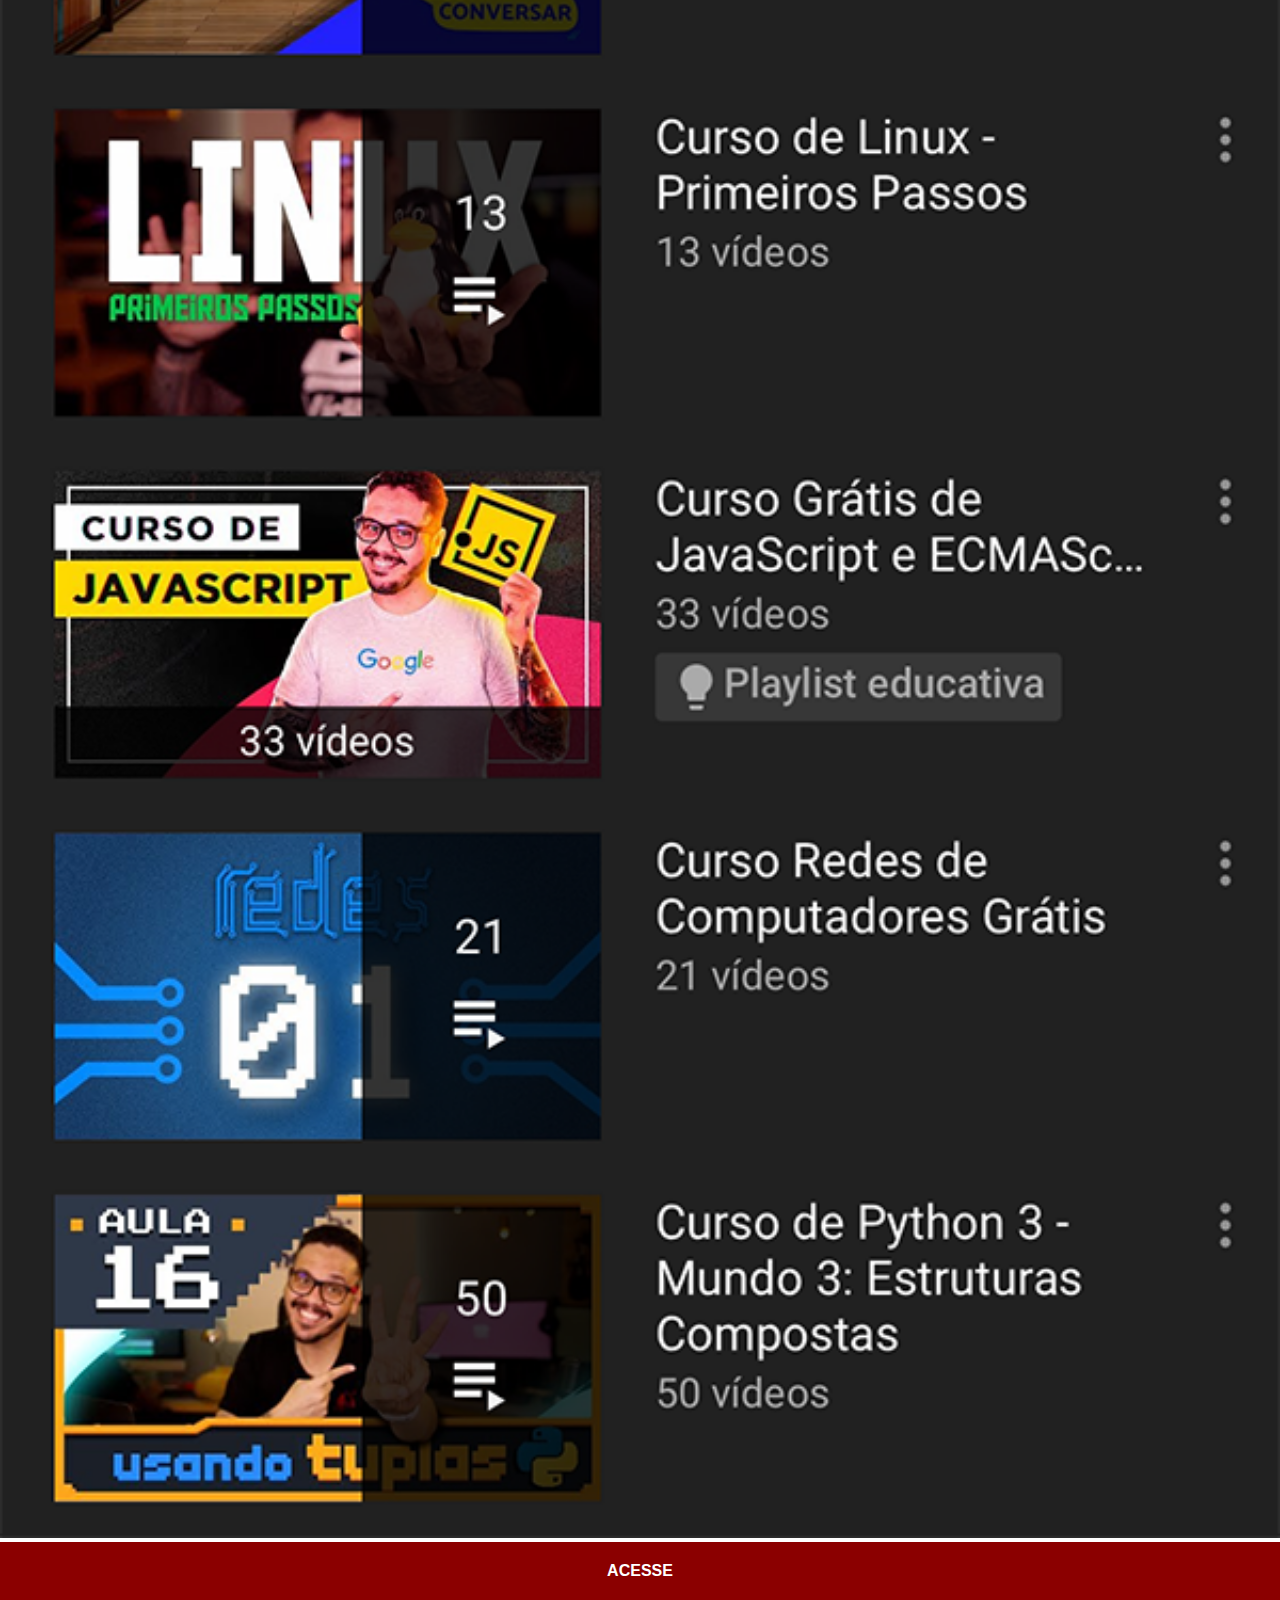
<file: youtube.html>
<!DOCTYPE html>
<html lang="pt-br">
<head>
    <meta charset="UTF-8">
    <meta http-equiv="X-UA-Compatible" content="IE=edge">
    <meta name="viewport" content="width=device-width, initial-scale=1.0">
    <title>youtube</title>
    <style>
        *{
            margin: 0px;
            padding: 0px;
            font-family: Arial, Helvetica, sans-serif;
        }

        ::-webkit-scrollbar{
            width: 0px;
            height: 0px;
        }

        img{
            width: 100vw;
        }

        a{
            display: block;
            color: white;
            text-decoration: none;
            text-align: center;
            font-weight: bolder;
            background-color: darkred;
            padding: 20px;
        }

        a:hover{
            background-color: red;
        }
    </style>
</head>
<body>
    <img src="imagens/tela-youtube.png" alt="">
    <a href="https://www.youtube.com/@CursoemVideo/playlists" target="_blank">ACESSE</a>
</body>
</html>
</file>
<file: style.css>
@charset "UTF-8";

*{
    margin: 0px;
    padding: 0px;
    font-family: Arial, Helvetica, sans-serif;
}

html , body{
    height: 100vh;
    width: 100vw;
    background-color: black;
}

main{
    height: 100vh;
    position: relative;
}

body{
    background-image: url(imagens/fundo-madeira.jpg);
    background-repeat: no-repeat;
    background-position: top center;
    background-size: cover;
    background-attachment: fixed;
}

#telefone{
    position: absolute;
    top: 50%;
    left: 50%;
    transform: translate(-50%, -50%);

    height: 627px;
    width: 311px;

    background-image:url(imagens/frame-iphone.png) ;
    background-repeat: no-repeat;
}

#tela{
    position: relative;
    top: 80px;
    left: 22px;
    width: 267px;
    height: 471px;
}

#redes-sociais img {
    width: 50px;
    margin: 10px;
    border-radius: 50%;
    box-shadow: 2px 2px 5px black;
    box-sizing: border-box;
}

#redes-sociais{
    text-align: right;
}

#redes-sociais img:hover{
    border: 2px solid rgba(255, 255, 255, 0.589);
    transform: translate(-3px, -3px);
    box-shadow: 5px 5px 10px black;
    transition: transform 0.3s;
}
</file>
